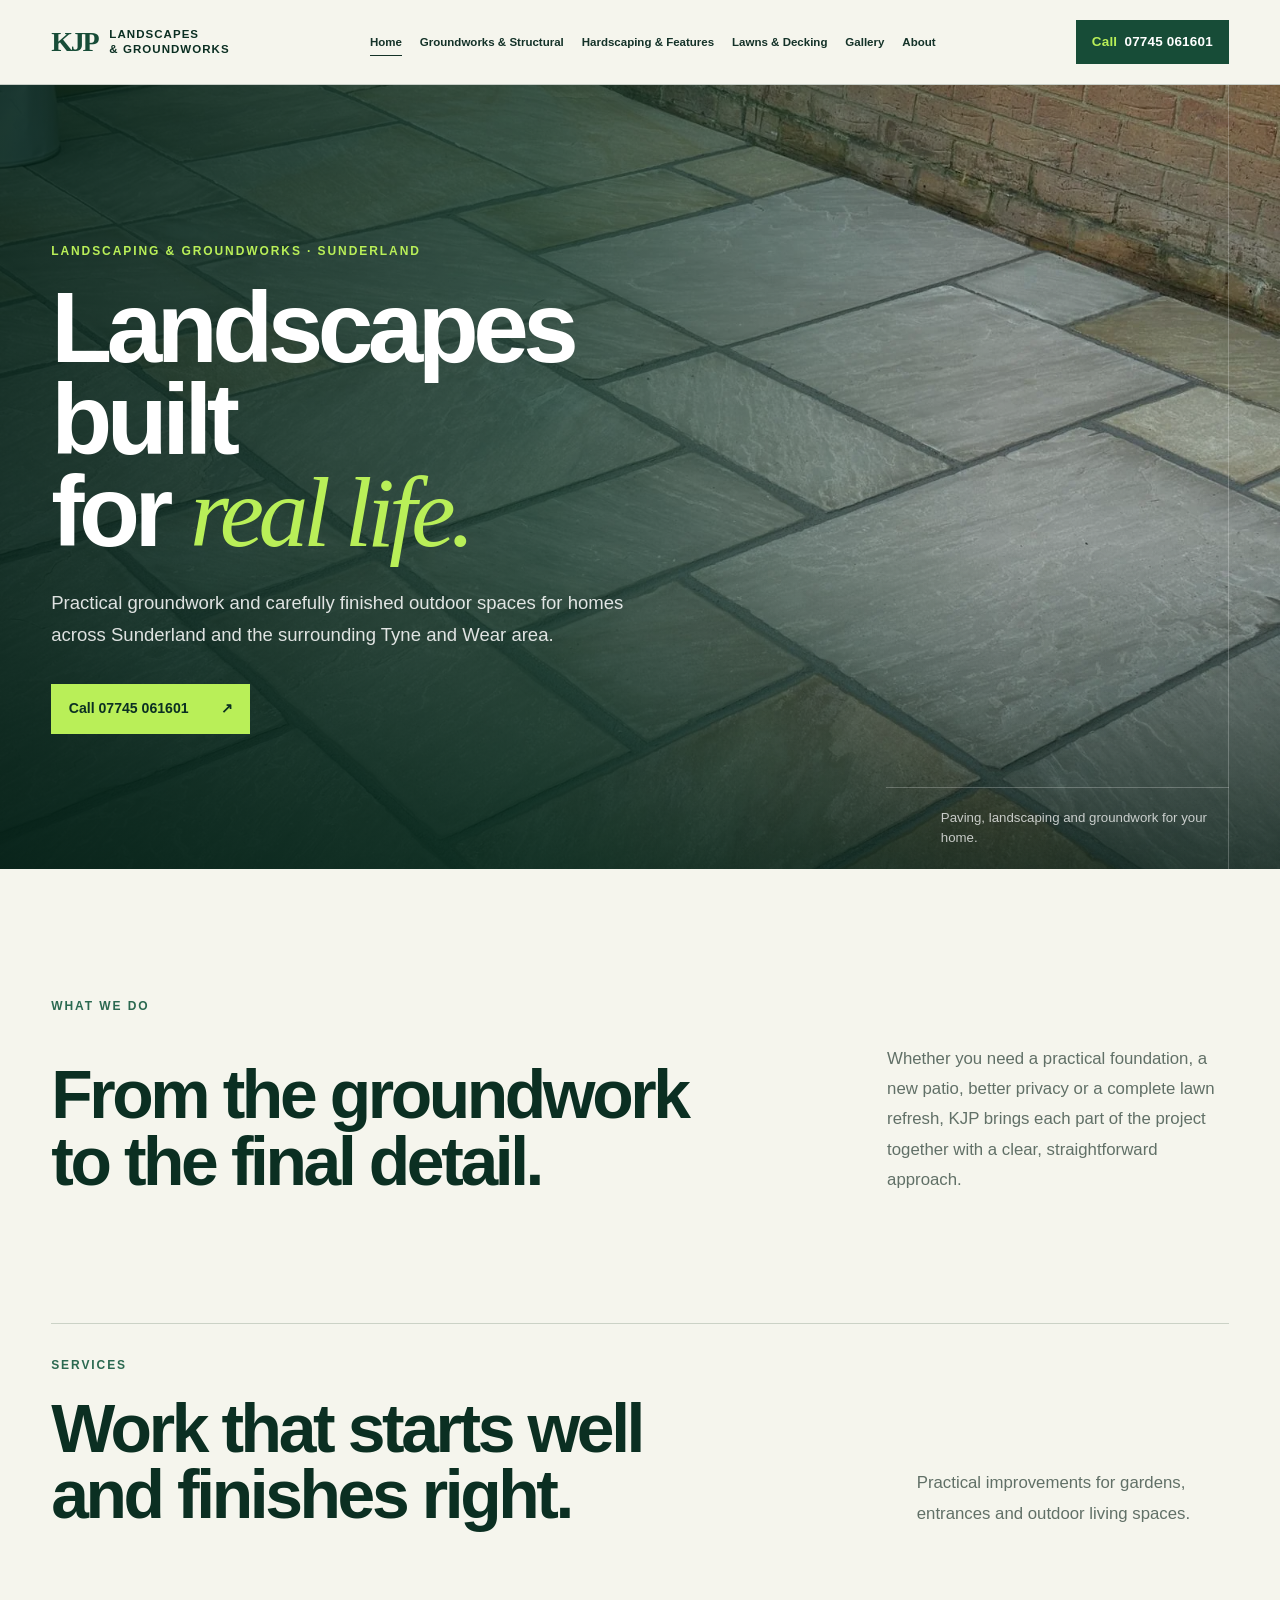
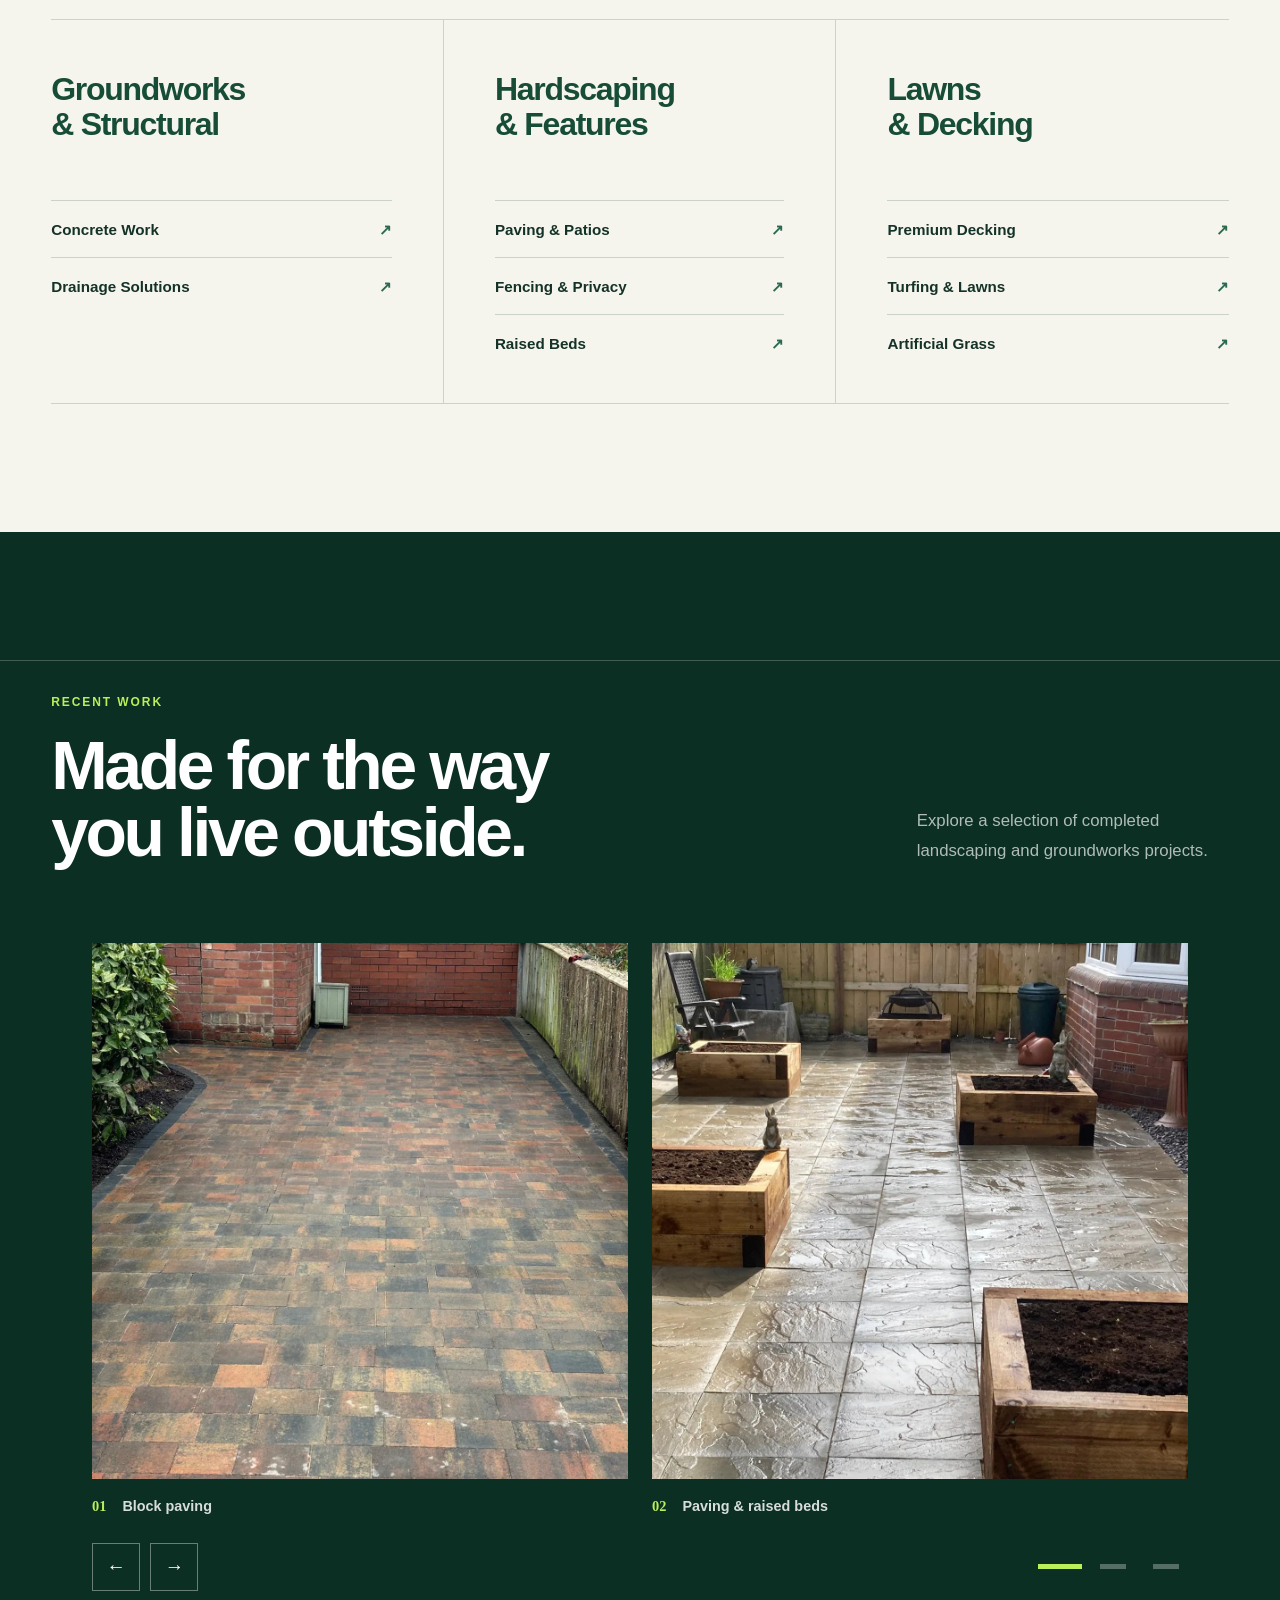
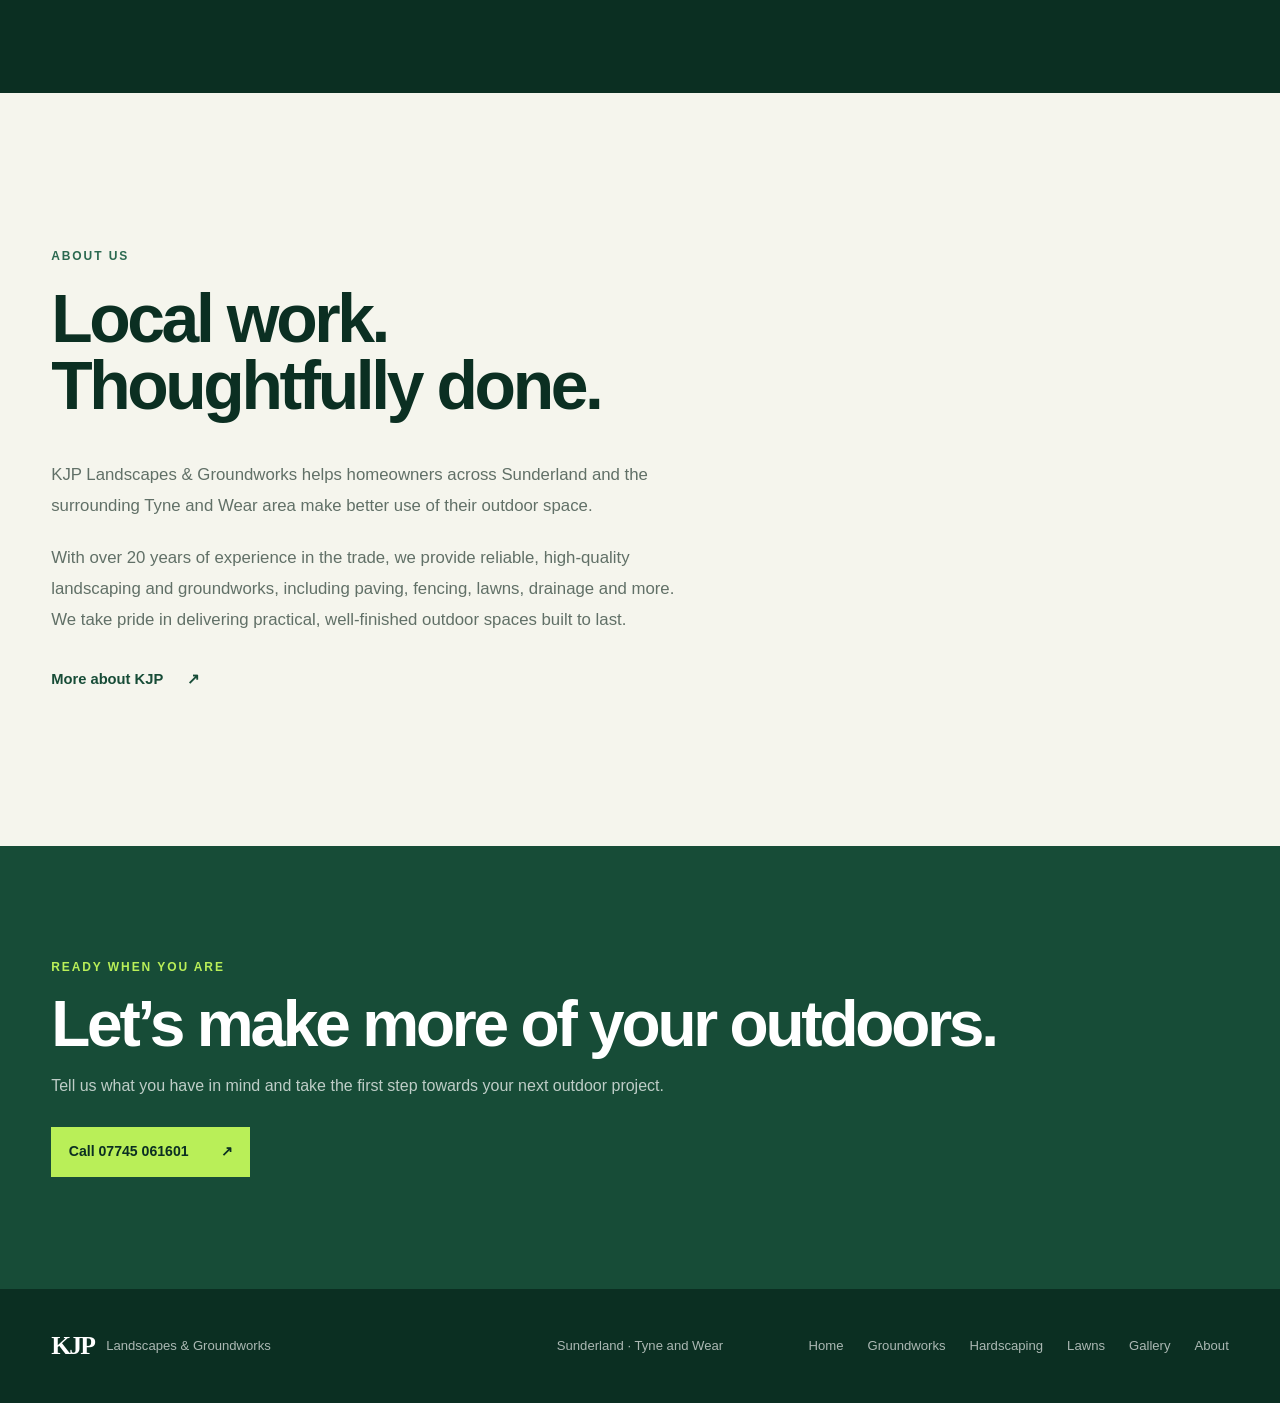
<file: index.html>
<!doctype html>
<html lang="en-GB">
  <head>
    <meta charset="utf-8" />
    <meta name="viewport" content="width=device-width, initial-scale=1" />
    <meta name="description" content="Landscaping and groundworks in Sunderland and across the surrounding Tyne and Wear area. Call KJP Landscapes &amp; Groundworks on 07745 061601."/>
    <meta name="theme-color" content="#123f2d" />
    <title>KJP Landscapes &amp; Groundworks | Sunderland</title>
    <link rel="canonical" href="https://kjplandscapes.co.uk/">
    <link rel="icon" type="image/png" sizes="96x96" href="/kjp-logo96x96.png" />
    <link rel="preload" as="image" href="assets/hero.webp" fetchpriority="high"/>
    <link rel="stylesheet" href="styles.css" />
    <script type="module" src="script.mjs"></script>
    <script defer src="https://umami-eosin-theta.vercel.app/script.js" data-website-id="90d48ee8-3fda-4566-99b6-a8985a74eb31"></script>
  </head>
  <body>
    <a class="skip-link" href="#main-content">Skip to main content</a>
    <header class="site-header">
      <div class="header-inner">
        <a class="brand" href="/" aria-label="KJP Landscapes and Groundworks home">
          <span class="brand-mark" aria-hidden="true">KJP</span>
          <span class="brand-name">Landscapes <span>&amp; Groundworks</span></span>
        </a>

        <nav class="site-nav" id="site-navigation" data-site-nav aria-label="Main navigation">
          <a href="/" aria-current="page">Home</a>
          <a href="/groundworks-structural">Groundworks &amp; Structural</a>
          <a href="/hardscaping-features">Hardscaping &amp; Features</a>
          <a href="/lawns-decking">Lawns &amp; Decking</a>
          <a href="/gallery">Gallery</a>
          <a href="/about">About</a>
        </nav>

        <button class="menu-toggle" type="button" data-menu-toggle aria-controls="site-navigation" aria-expanded="false" aria-label="Open menu" hidden>
          <span aria-hidden="true"></span>
          <span aria-hidden="true"></span>
          <span aria-hidden="true"></span>
        </button>

        <a class="call-button" data-umami-event="Phone clicked" data-umami-event-location="header" href="tel:07745061601" aria-label="Call KJP Landscapes and Groundworks on 07745 061601">
          <span class="call-label">Call</span>
          <span>07745 061601</span>
        </a>
      </div>
    </header>

    <main id="main-content">
      <section class="hero" id="top" aria-labelledby="hero-title">
        <div class="hero-inner">
          <p class="eyebrow">Landscaping &amp; groundworks · Sunderland</p>
          <h1 id="hero-title">Landscapes built <br />for <em>real life.</em></h1>
          <p class="hero-copy">Practical groundwork and carefully finished outdoor spaces for homes across Sunderland and the surrounding Tyne and Wear area.</p>
          <a class="primary-action" data-umami-event="Phone clicked" data-umami-event-location="hero" href="tel:07745061601">Call 07745 061601<span aria-hidden="true">↗</span></a>
        </div>
        <p class="hero-note">
          <span class="hero-spacer" aria-hidden="true">01</span>Paving, landscaping and groundwork for your home.</p>
      </section>

      <section class="intro section-shell" aria-labelledby="intro-title">
        <p class="section-number">What we do</p>
        <div class="intro-grid">
          <h2 id="intro-title">From the groundwork <br />to the final detail.</h2>
          <p>Whether you need a practical foundation, a new patio, better privacy or a complete lawn refresh, KJP brings each part of the project together with a clear, straightforward approach.</p>
        </div>
      </section>

      <section class="services section-shell" id="services" aria-labelledby="services-title">
        <div class="section-heading">
          <div>
            <p class="section-number">Services</p>
            <h2 id="services-title">Work that starts well<br />and finishes right.</h2>
          </div>
          <p>Practical improvements for gardens, entrances and outdoor living spaces.</p>
        </div>

        <div class="service-grid">
          <article class="service-group">
            <h3>
              <a href="/groundworks-structural">
                Groundworks
                <br />
                &amp; Structural
              </a>
            </h3>
            <ul>
              <li>
                <a href="/groundworks-structural#concrete">
                  <span>Concrete Work</span>
                  <span aria-hidden="true">↗</span>
                </a>
              </li>
              <li>
                <a href="/groundworks-structural#drain">
                  <span>Drainage Solutions</span>
                  <span aria-hidden="true">↗</span>
                </a>
              </li>
            </ul>
          </article>

          <article class="service-group">
            <h3>
              <a href="/hardscaping-features">
                Hardscaping
                <br />
                &amp; Features
              </a>
            </h3>
            <ul>
              <li>
                <a href="/hardscaping-features#patio">
                  <span>Paving &amp; Patios</span>
                  <span aria-hidden="true">↗</span>
                </a>
              </li>
              <li>
                <a href="/hardscaping-features#fence">
                  <span>Fencing &amp; Privacy</span>
                  <span aria-hidden="true">↗</span>
                </a>
              </li>
              <li>
                <a href="/hardscaping-features#raisedbeds">
                  <span>Raised Beds</span>
                  <span aria-hidden="true">↗</span>
                </a>
              </li>
            </ul>
          </article>

          <article class="service-group">
            <h3>
              <a href="/lawns-decking">
                Lawns
                <br />
                &amp; Decking
              </a>
            </h3>
            <ul>
              <li>
                <a href="/lawns-decking#decking">
                  <span>Premium Decking</span>
                  <span aria-hidden="true">↗</span>
                </a>
              </li>
              <li>
                <a href="/lawns-decking#turf">
                  <span>Turfing &amp; Lawns</span>
                  <span aria-hidden="true">↗</span>
                </a>
              </li>
              <li>
                <a href="/lawns-decking#astro">
                  <span>Artificial Grass</span>
                  <span aria-hidden="true">↗</span>
                </a>
              </li>
            </ul>
          </article>
        </div>
      </section>

      <section
        class="gallery-section"
        id="gallery"
        aria-labelledby="gallery-title"
      >
        <div class="section-shell gallery-heading">
          <div>
            <p class="section-number">Recent work</p>
            <h2 id="gallery-title">
              Made for the way
              <br />
              you live outside.
            </h2>
          </div>
          <p>
            Explore a selection of completed landscaping and groundworks
            projects.
          </p>
        </div>

        <div
          class="carousel"
          aria-roledescription="carousel"
          aria-label="KJP completed projects"
        >
          <div class="carousel-viewport">
            <div class="carousel-track">
              <figure class="carousel-slide">
                <div class="carousel-image-frame">
                  <img
                    src="assets/project-01.webp"
                    alt="Block-paved driveway beside a brick home"
                    width="1200"
                    height="1600"
                    loading="lazy"
                    decoding="async"
                  />
                </div>
                <figcaption>
                  <span>01</span>
                  Block paving
                </figcaption>
              </figure>
              <figure class="carousel-slide">
                <div class="carousel-image-frame">
                  <img
                    src="assets/project-02.webp"
                    alt="Paved garden with raised timber beds"
                    width="1600"
                    height="1200"
                    loading="lazy"
                    decoding="async"
                  />
                </div>
                <figcaption>
                  <span>02</span>
                  Paving &amp; raised beds
                </figcaption>
              </figure>
              <figure class="carousel-slide">
                <div class="carousel-image-frame">
                  <img
                    src="assets/project-03.webp"
                    alt="Gravel garden with timber sleeper paths and planting"
                    width="1600"
                    height="1200"
                    loading="lazy"
                    decoding="async"
                  />
                </div>
                <figcaption>
                  <span>03</span>
                  Garden features
                </figcaption>
              </figure>
              <figure class="carousel-slide">
                <div class="carousel-image-frame">
                  <img
                    src="assets/project-04.webp"
                    alt="Paved patio with a newly built timber pergola"
                    width="1200"
                    height="1600"
                    loading="lazy"
                    decoding="async"
                  />
                </div>
                <figcaption>
                  <span>04</span>
                  Patio &amp; pergola
                </figcaption>
              </figure>
              <figure class="carousel-slide">
                <div class="carousel-image-frame">
                  <img
                    src="assets/project-05.webp"
                    alt="Large-format paved path beside a planted border"
                    width="1200"
                    height="1600"
                    loading="lazy"
                    decoding="async"
                  />
                </div>
                <figcaption>
                  <span>05</span>
                  Paths &amp; edging
                </figcaption>
              </figure>
              <figure class="carousel-slide">
                <div class="carousel-image-frame">
                  <img
                    src="assets/project-06.webp"
                    alt="Tiered paved garden with a lawn and timber fencing"
                    width="1200"
                    height="1600"
                    loading="lazy"
                    decoding="async"
                  />
                </div>
                <figcaption>
                  <span>06</span>
                  Patio &amp; lawn
                </figcaption>
              </figure>
            </div>
          </div>

          <div class="carousel-controls">
            <div class="carousel-arrows">
              <button
                type="button"
                data-carousel-action="previous"
                aria-label="Show previous project"
              >
                <span aria-hidden="true">←</span>
              </button>
              <button
                type="button"
                data-carousel-action="next"
                aria-label="Show next project"
              >
                <span aria-hidden="true">→</span>
              </button>
            </div>
            <div class="carousel-indicators" aria-label="Choose a project">
              <button
                type="button"
                data-carousel-index="0"
                aria-label="Show project 1"
              ></button>
              <button
                type="button"
                data-carousel-index="1"
                aria-label="Show project 2"
              ></button>
              <button
                type="button"
                data-carousel-index="2"
                aria-label="Show project 3"
              ></button>
              <button
                type="button"
                data-carousel-index="3"
                aria-label="Show project 4"
              ></button>
              <button
                type="button"
                data-carousel-index="4"
                aria-label="Show project 5"
              ></button>
              <button
                type="button"
                data-carousel-index="5"
                aria-label="Show project 6"
              ></button>
            </div>
          </div>
          <p id="carousel-status" class="sr-only" aria-live="polite">
            Project 1 of 6
          </p>
        </div>
      </section>

      <section
        class="about section-shell"
        id="about"
        aria-labelledby="about-title"
      >
        <div class="about-copy">
          <p class="section-number">About us</p>
          <h2 id="about-title">
            Local work.
            <br />
            Thoughtfully done.
          </h2>
          <p>
            KJP Landscapes &amp; Groundworks helps homeowners across Sunderland
            and the surrounding Tyne and Wear area make better use of their
            outdoor space.
          </p>
          <p>
            With over 20 years of experience in the trade, we provide reliable,
            high-quality landscaping and groundworks, including paving, fencing,
            lawns, drainage and more. We take pride in delivering practical,
            well-finished outdoor spaces built to last.
          </p>
          <a class="text-link" href="/about">
            More about KJP
            <span aria-hidden="true">↗</span>
          </a>
        </div>
      </section>

      <section class="closing-call closing-call--home" aria-labelledby="closing-title">
        <div class="section-shell closing-grid">
          <p class="section-number">Ready when you are</p>
          <h2 id="closing-title">Let’s make more of your outdoors.</h2>
          <div>
            <p>
              Tell us what you have in mind and take the first step towards your
              next outdoor project.
            </p>
            <a class="primary-action light" data-umami-event="Phone clicked" data-umami-event-location="footer" href="tel:07745061601">
              Call 07745 061601
              <span aria-hidden="true">↗</span>
            </a>
          </div>
        </div>
      </section>
    </main>

    <footer class="site-footer">
      <div class="section-shell footer-grid">
        <div class="footer-brand">
          <strong>KJP</strong>
          <span>Landscapes &amp; Groundworks</span>
        </div>
        <p>Sunderland · Tyne and Wear</p>
        <nav aria-label="Footer navigation">
          <a href="/">Home</a>
          <a href="/groundworks-structural">Groundworks</a>
          <a href="/hardscaping-features">Hardscaping</a>
          <a href="/lawns-decking">Lawns</a>
          <a href="/gallery">Gallery</a>
          <a href="/about">About</a>
        </nav>
      </div>
    </footer>
  </body>
</html>
</file>
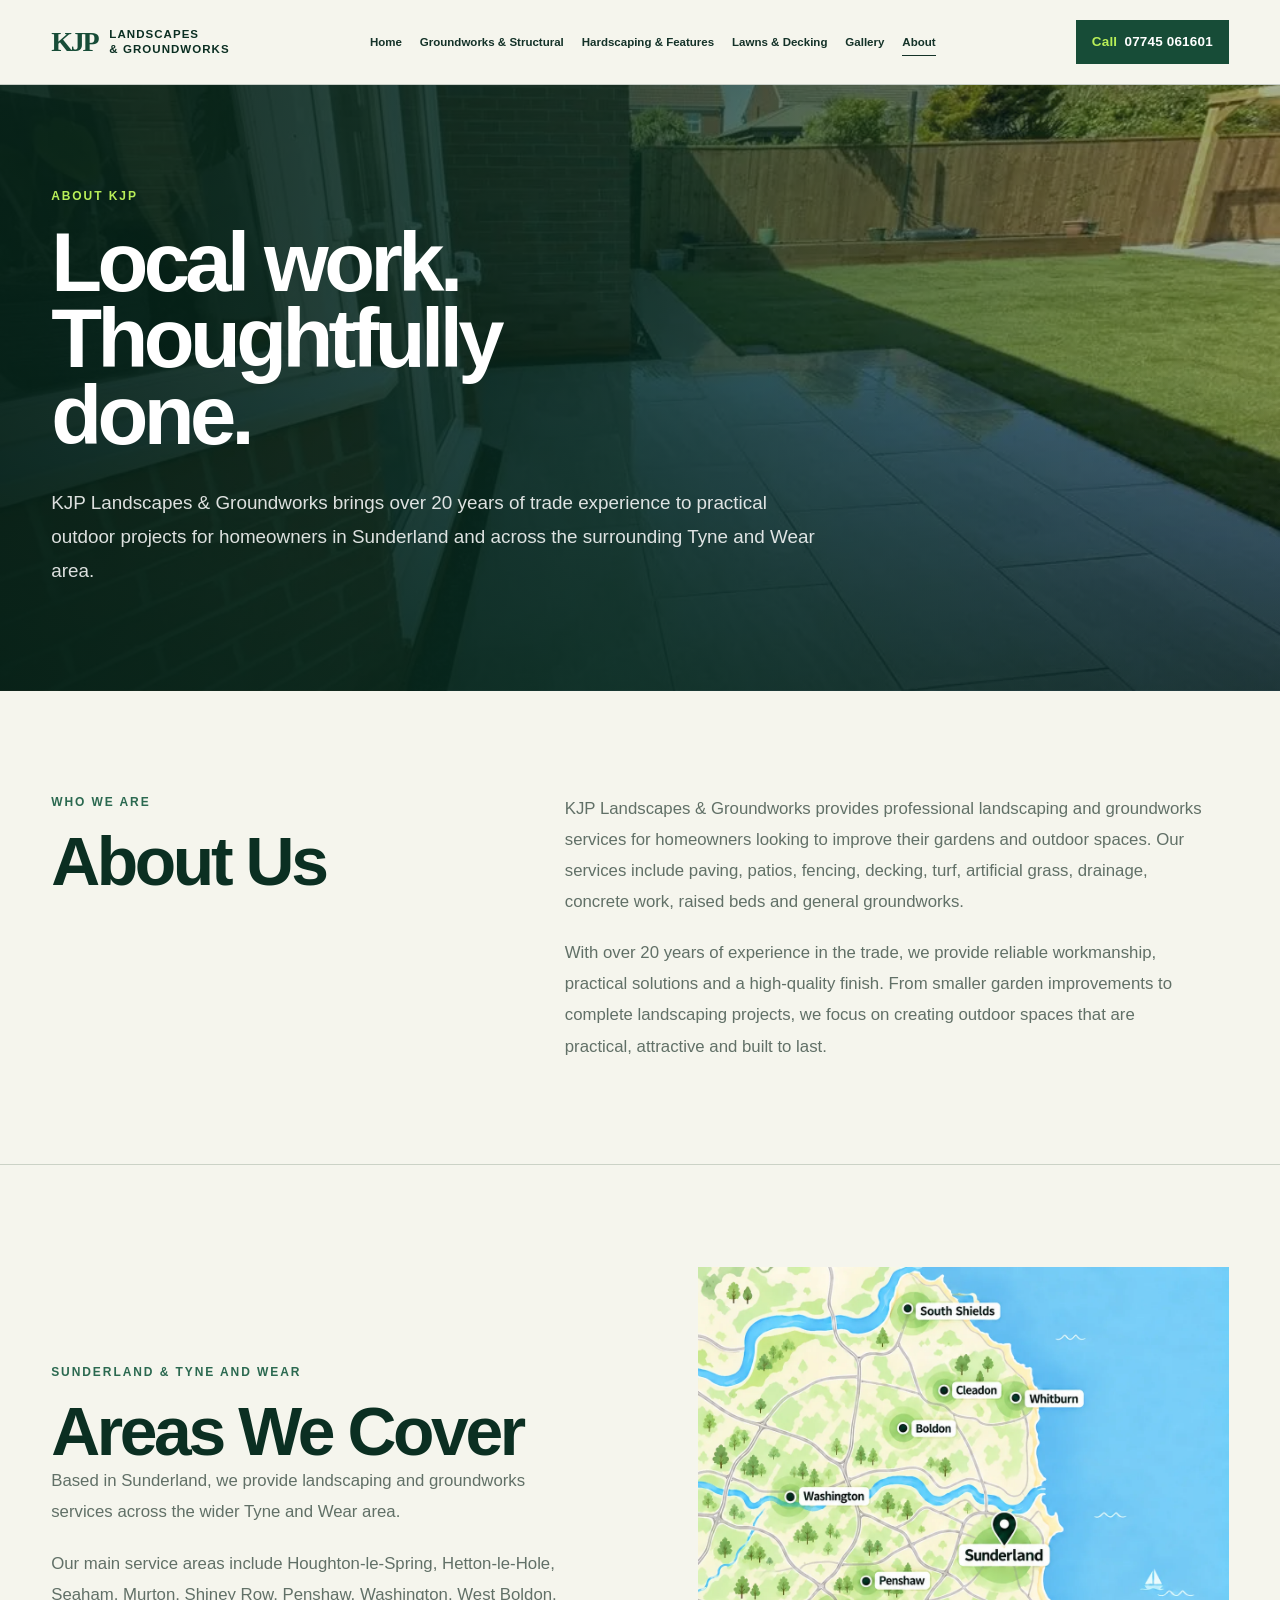
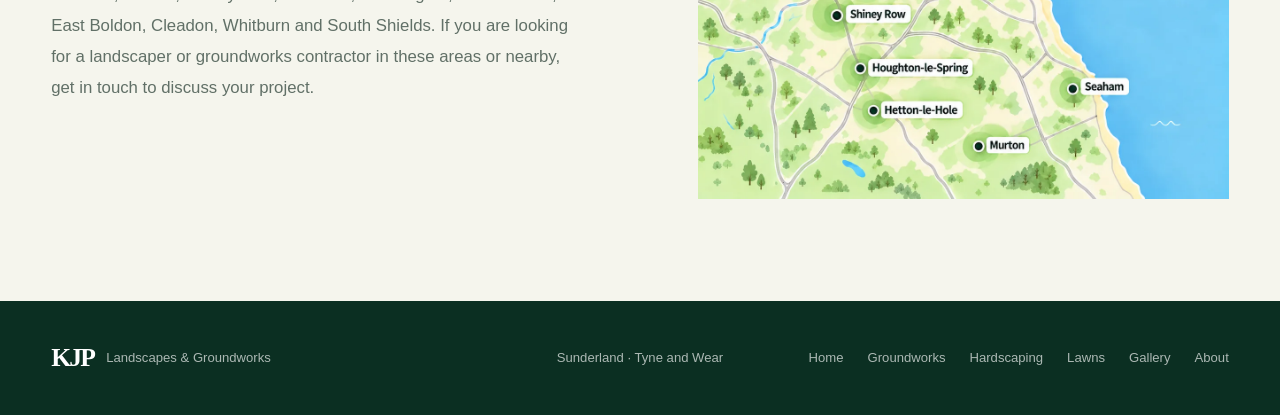
<file: about.html>
<!doctype html>
<html lang="en-GB">
  <head>
    <meta charset="utf-8" />
    <meta name="viewport" content="width=device-width, initial-scale=1" />
    <meta name="description" content="Learn about KJP Landscapes and Groundworks and the landscaping and groundworks services we provide across Sunderland and Tyne and Wear."/>
    <meta name="theme-color" content="#123f2d" />
    <title>About KJP | KJP Landscapes &amp; Groundworks</title>
    <link rel="canonical" href="https://kjplandscapes.co.uk/about">
    <link rel="icon" type="image/png" sizes="96x96" href="/kjp-logo96x96.png" />
    <link rel="stylesheet" href="styles.css" />
    <script type="module" src="script.mjs"></script>
    <script defer src="https://umami-eosin-theta.vercel.app/script.js" data-website-id="90d48ee8-3fda-4566-99b6-a8985a74eb31"></script>
  </head>
  <body>
    <a class="skip-link" href="#main-content">Skip to main content</a>
    <header class="site-header">
      <div class="header-inner">
        <a
          class="brand"
          href="/"
          aria-label="KJP Landscapes and Groundworks home"
        >
          <span class="brand-mark" aria-hidden="true">KJP</span>
          <span class="brand-name">Landscapes <span>&amp; Groundworks</span></span>
        </a>
        <nav
          class="site-nav"
          id="site-navigation"
          data-site-nav
          aria-label="Main navigation"
        >
          <a href="/">Home</a>
          <a href="/groundworks-structural">Groundworks &amp; Structural</a>
          <a href="/hardscaping-features">Hardscaping &amp; Features</a>
          <a href="/lawns-decking">Lawns &amp; Decking</a>
          <a href="/gallery">Gallery</a>
          <a href="/about" aria-current="page">About</a>
        </nav>
        <button
          class="menu-toggle"
          type="button"
          data-menu-toggle
          aria-controls="site-navigation"
          aria-expanded="false"
          aria-label="Open menu"
          hidden
        >
          <span aria-hidden="true"></span>
          <span aria-hidden="true"></span>
          <span aria-hidden="true"></span>
        </button>
        <a
          class="call-button" data-umami-event="Phone clicked" data-umami-event-location="header"
          href="tel:07745061601"
          aria-label="Call KJP Landscapes and Groundworks on 07745 061601"
        >
          <span class="call-label">Call</span>
          <span>07745 061601</span>
        </a>
      </div>
    </header>

    <main id="main-content" class="about-page">
      <section class="page-intro page-intro--about">
        <div class="page-intro__inner section-shell">
          <p class="section-number">About KJP</p>
          <h1>Local work. Thoughtfully done.</h1>
          <p>
            KJP Landscapes &amp; Groundworks brings over 20 years of trade
            experience to practical outdoor projects for homeowners in
            Sunderland and across the surrounding Tyne and Wear area.
          </p>
        </div>
      </section>

      <section class="about-section section-shell" aria-labelledby="about-us-title">
        <div>
          <p class="section-number">Who we are</p>
          <h2 id="about-us-title">About Us</h2>
        </div>
        <div class="about-section__body">
          <p>
            KJP Landscapes &amp; Groundworks provides professional landscaping
            and groundworks services for homeowners looking to improve their
            gardens and outdoor spaces. Our services include paving, patios,
            fencing, decking, turf, artificial grass, drainage, concrete work,
            raised beds and general groundworks.
          </p>
          <p>
            With over 20 years of experience in the trade, we provide reliable
            workmanship, practical solutions and a high-quality finish. From
            smaller garden improvements to complete landscaping projects, we
            focus on creating outdoor spaces that are practical, attractive and
            built to last.
          </p>
        </div>
      </section>

      <section class="about-section about-section--areas section-shell" aria-labelledby="areas-title">
        <div class="about-section__copy">
          <p class="section-number">Sunderland &amp; Tyne and Wear</p>
          <h2 id="areas-title">Areas We Cover</h2>
          <p>
            Based in Sunderland, we provide landscaping and groundworks services
            across the wider Tyne and Wear area.
          </p>
          <p>
            Our main service areas include Houghton-le-Spring, Hetton-le-Hole,
            Seaham, Murton, Shiney Row, Penshaw, Washington, West Boldon, East
            Boldon, Cleadon, Whitburn and South Shields. If you are looking for a
            landscaper or groundworks contractor in these areas or nearby, get in
            touch to discuss your project.
          </p>
        </div>
        <figure class="about-section__map">
          <img
            src="assets/areas-map.webp"
            alt="Illustrated map of the main areas served by KJP Landscapes and Groundworks around Sunderland"
            width="1200"
            height="1200"
            loading="lazy"
            decoding="async"
          />
        </figure>
      </section>
    </main>

    <footer class="site-footer">
      <div class="section-shell footer-grid">
        <div class="footer-brand">
          <strong>KJP</strong>
          <span>Landscapes &amp; Groundworks</span>
        </div>
        <p>Sunderland · Tyne and Wear</p>
        <nav aria-label="Footer navigation">
          <a href="/">Home</a>
          <a href="/groundworks-structural">Groundworks</a>
          <a href="/hardscaping-features">Hardscaping</a>
          <a href="/lawns-decking">Lawns</a>
          <a href="/gallery">Gallery</a>
          <a href="/about" aria-current="page">About</a>
        </nav>
      </div>
    </footer>
  </body>
</html>
</file>
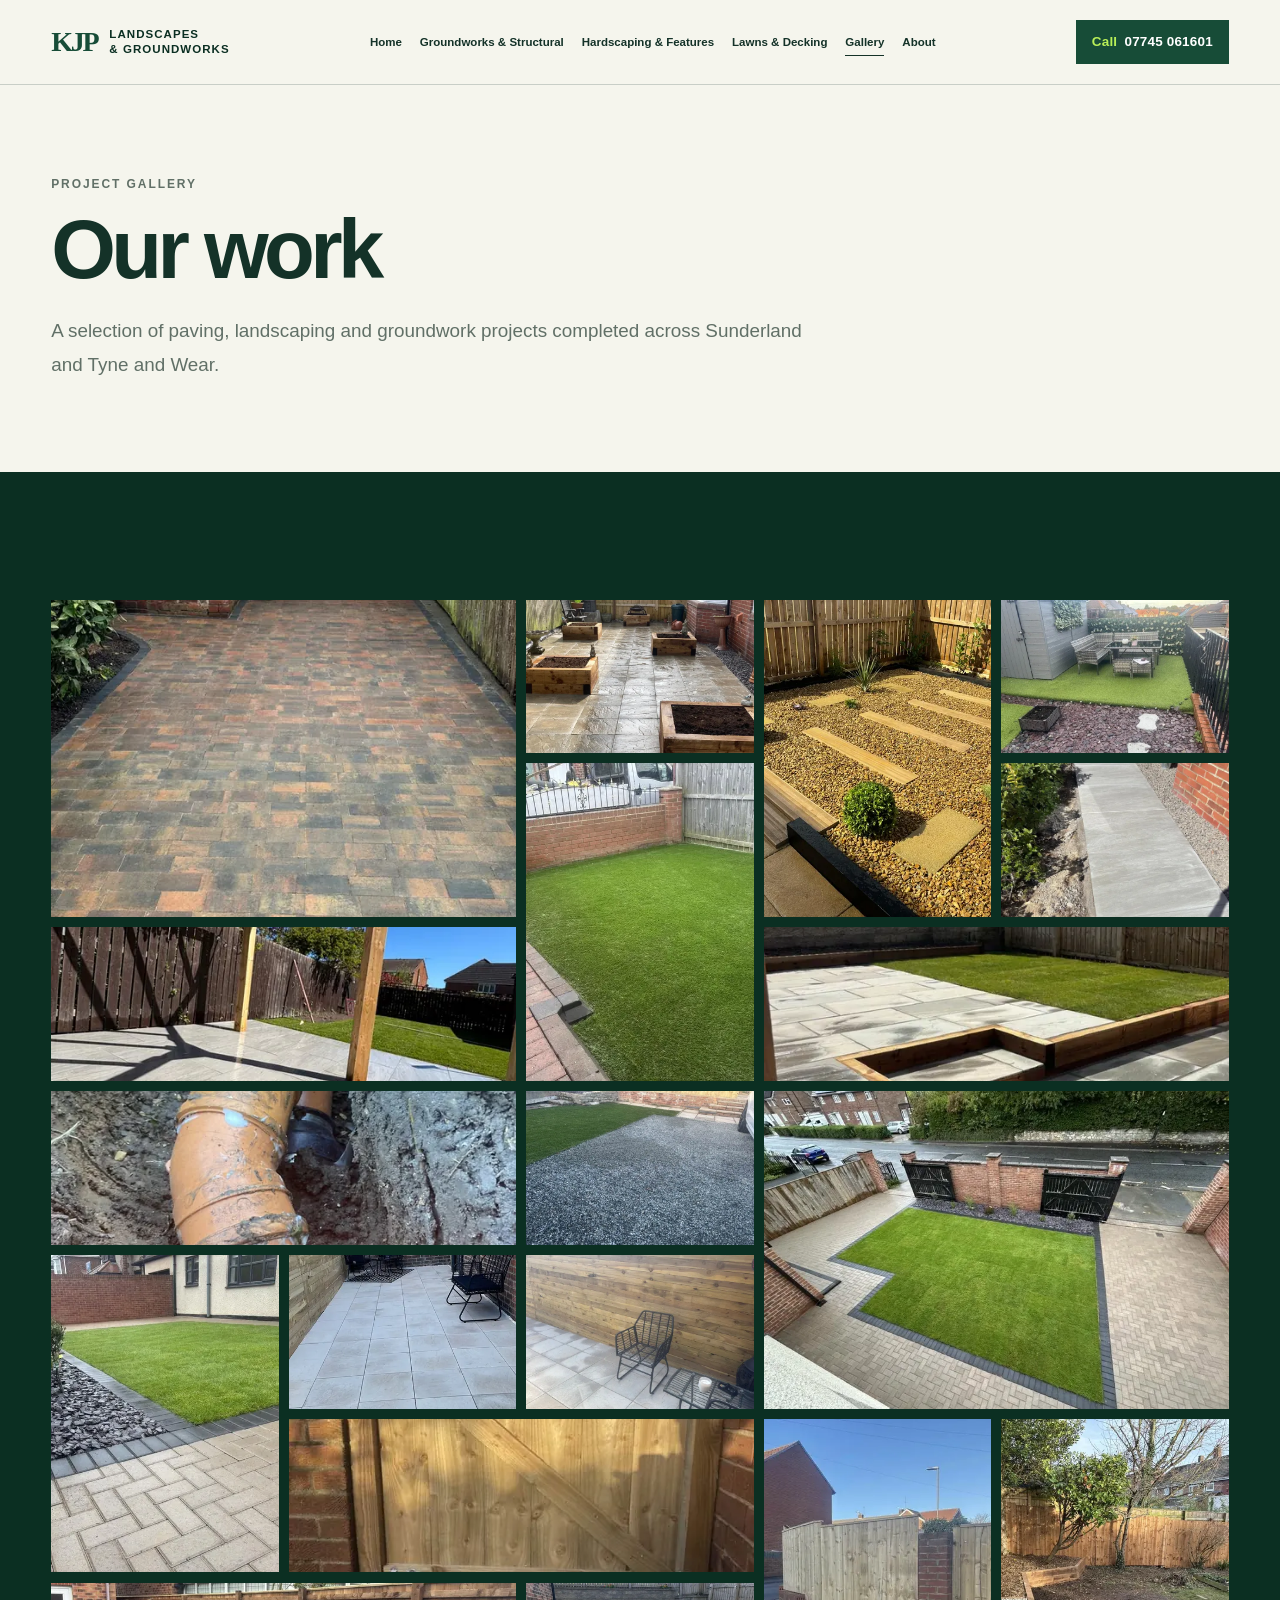
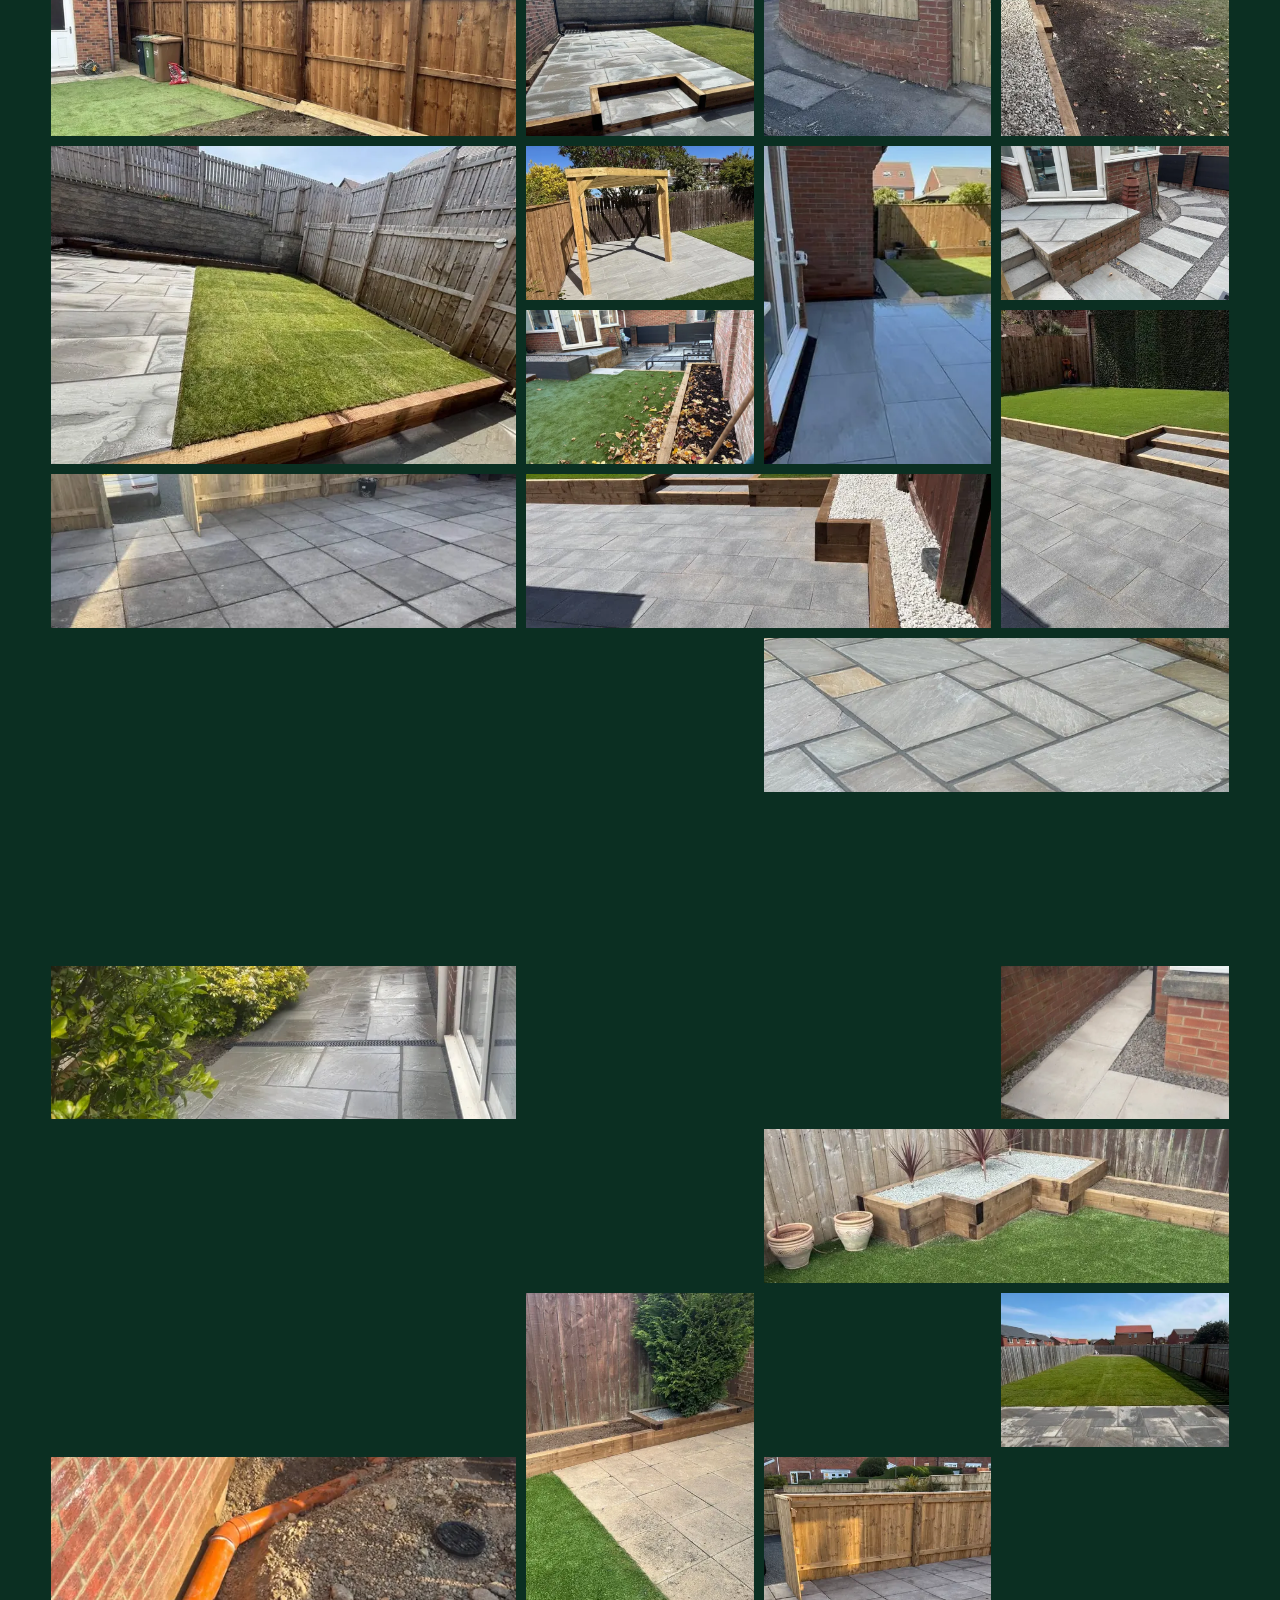
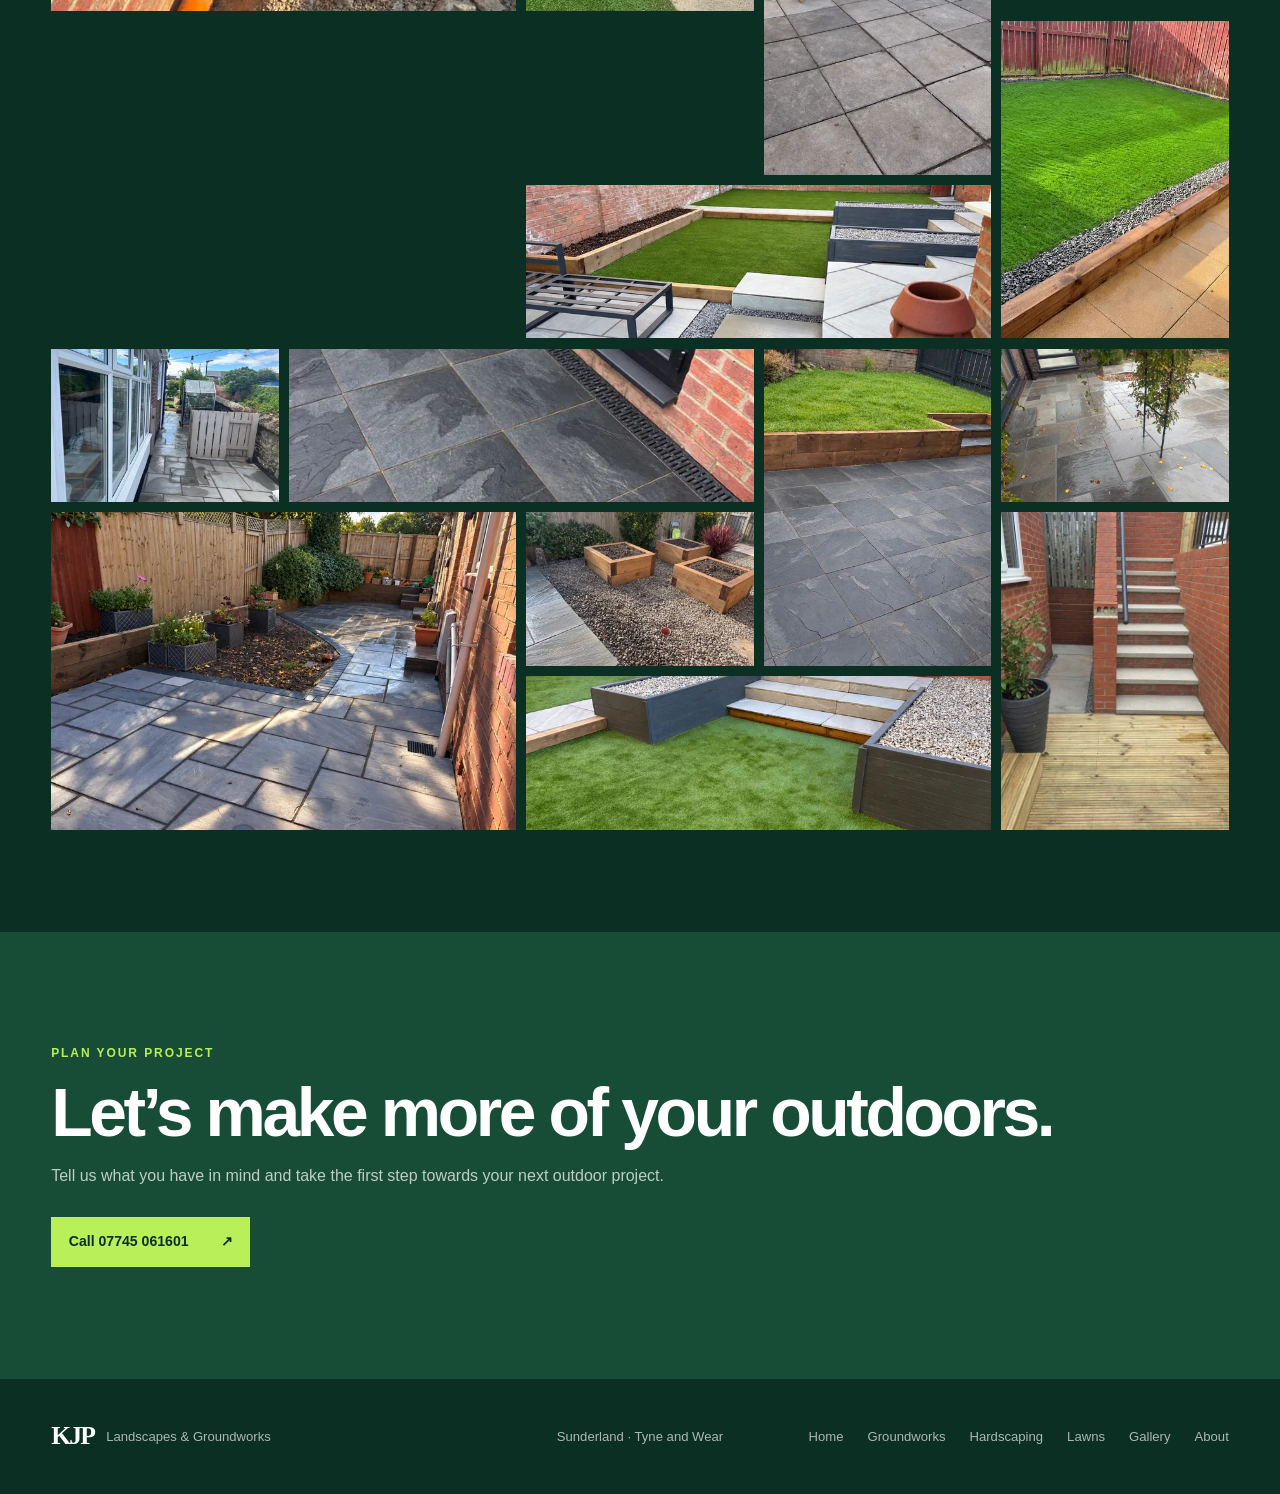
<file: gallery.html>
<!doctype html>
<html lang="en-GB">
  <head>
    <meta charset="utf-8" />
    <meta name="viewport" content="width=device-width, initial-scale=1" />
    <meta name="description" content="Browse paving, landscaping and groundwork projects completed by KJP Landscapes and Groundworks across Sunderland and Tyne and Wear." />
    <meta name="theme-color" content="#123f2d" />
    <title>Project Gallery | KJP Landscapes &amp; Groundworks</title>
    <link rel="canonical" href="https://kjplandscapes.co.uk/gallery" />
    <link rel="icon" type="image/png" sizes="96x96" href="/kjp-logo96x96.png" />
    <link rel="stylesheet" href="styles.css" />
    <script type="module" src="script.mjs"></script>
    <script type="module" src="gallery.mjs"></script>
    <script defer src="https://umami-eosin-theta.vercel.app/script.js" data-website-id="90d48ee8-3fda-4566-99b6-a8985a74eb31"></script>
  </head>
  <body>
    <a class="skip-link" href="#main-content">Skip to main content</a>
    <header class="site-header">
      <div class="header-inner">
        <a class="brand" href="/" aria-label="KJP Landscapes and Groundworks home">
          <span class="brand-mark" aria-hidden="true">KJP</span>
          <span class="brand-name">Landscapes <span>&amp; Groundworks</span></span>
        </a>
        <nav class="site-nav" id="site-navigation" data-site-nav aria-label="Main navigation">
          <a href="/">Home</a>
          <a href="/groundworks-structural">Groundworks &amp; Structural</a>
          <a href="/hardscaping-features">Hardscaping &amp; Features</a>
          <a href="/lawns-decking">Lawns &amp; Decking</a>
          <a href="/gallery" aria-current="page">Gallery</a>
          <a href="/about">About</a>
        </nav>
        <button class="menu-toggle" type="button" data-menu-toggle aria-controls="site-navigation" aria-expanded="false" aria-label="Open menu" hidden>
          <span aria-hidden="true"></span>
          <span aria-hidden="true"></span>
          <span aria-hidden="true"></span>
        </button>
        <a class="call-button" data-umami-event="Phone clicked" data-umami-event-location="header" href="tel:07745061601" aria-label="Call KJP Landscapes and Groundworks on 07745 061601">
          <span class="call-label">Call</span>
          <span>07745 061601</span>
        </a>
      </div>
    </header>

    <main id="main-content" class="gallery-page">
      <section class="page-intro gallery-intro">
        <div class="page-intro__inner section-shell">
          <p class="section-number">Project gallery</p>
          <h1>Our work</h1>
          <p>A selection of paving, landscaping and groundwork projects completed across Sunderland and Tyne and Wear.</p>
        </div>
      </section>

      <section class="section-shell gallery-section" aria-label="Completed projects">
        <div class="gallery-grid" data-gallery-grid>
          <button class="gallery-item" type="button" data-gallery-item data-gallery-size="feature" data-full="assets/gallery/full/gallery-01.webp" aria-label="Grey paved garden path beside a brick house"><img src="assets/gallery/thumbs/gallery-01.webp" alt="Grey paved garden path beside a brick house" loading="eager" decoding="async" /></button>
          <button class="gallery-item" type="button" data-gallery-item data-gallery-size="standard" data-full="assets/gallery/full/gallery-02.webp" aria-label="Timber retaining wall with paved garden steps"><img src="assets/gallery/thumbs/gallery-02.webp" alt="Timber retaining wall with paved garden steps" loading="eager" decoding="async" /></button>
          <button class="gallery-item" type="button" data-gallery-item data-gallery-size="tall" data-full="assets/gallery/full/gallery-03.webp" aria-label="Landscaped garden with grey patio and fresh turf"><img src="assets/gallery/thumbs/gallery-03.webp" alt="Landscaped garden with grey patio and fresh turf" loading="eager" decoding="async" /></button>
          <button class="gallery-item" type="button" data-gallery-item data-gallery-size="wide" data-full="assets/gallery/full/gallery-04.webp" aria-label="Stone paved terrace leading to a lawn"><img src="assets/gallery/thumbs/gallery-04.webp" alt="Stone paved terrace leading to a lawn" loading="eager" decoding="async" /></button>
          <button class="gallery-item" type="button" data-gallery-item data-gallery-size="standard" data-full="assets/gallery/full/gallery-05.webp" aria-label="Artificial lawn bordered by a paved patio"><img src="assets/gallery/thumbs/gallery-05.webp" alt="Artificial lawn bordered by a paved patio" loading="eager" decoding="async" /></button>
          <button class="gallery-item" type="button" data-gallery-item data-gallery-size="tall" data-full="assets/gallery/full/gallery-06.webp" aria-label="Artificial turf garden with timber raised beds"><img src="assets/gallery/thumbs/gallery-06.webp" alt="Artificial turf garden with timber raised beds" loading="eager" decoding="async" /></button>
          <button class="gallery-item" type="button" data-gallery-item data-gallery-size="standard" data-full="assets/gallery/full/gallery-07.webp" aria-label="Fresh lawn beside a new paved seating area"><img src="assets/gallery/thumbs/gallery-07.webp" alt="Fresh lawn beside a new paved seating area" loading="eager" decoding="async" /></button>
          <button class="gallery-item" type="button" data-gallery-item data-gallery-size="wide" data-full="assets/gallery/full/gallery-08.webp" aria-label="Levelled lawn with timber retaining borders"><img src="assets/gallery/thumbs/gallery-08.webp" alt="Levelled lawn with timber retaining borders" loading="eager" decoding="async" /></button>
          <button class="gallery-item" type="button" data-gallery-item data-gallery-size="wide" data-full="assets/gallery/full/gallery-09.webp" aria-label="Underground drainage pipework during installation"><img src="assets/gallery/thumbs/gallery-09.webp" alt="Underground drainage pipework during installation" loading="lazy" decoding="async" /></button>
          <button class="gallery-item" type="button" data-gallery-item data-gallery-size="standard" data-full="assets/gallery/full/gallery-10.webp" aria-label="Gravel driveway with a neat lawn border"><img src="assets/gallery/thumbs/gallery-10.webp" alt="Gravel driveway with a neat lawn border" loading="lazy" decoding="async" /></button>
          <button class="gallery-item" type="button" data-gallery-item data-gallery-size="feature" data-full="assets/gallery/full/gallery-11.webp" aria-label="Completed gravel driveway at the front of a home"><img src="assets/gallery/thumbs/gallery-11.webp" alt="Completed gravel driveway at the front of a home" loading="lazy" decoding="async" /></button>
          <button class="gallery-item" type="button" data-gallery-item data-gallery-size="tall" data-full="assets/gallery/full/gallery-12.webp" aria-label="Wide gravel drive prepared beside a brick house"><img src="assets/gallery/thumbs/gallery-12.webp" alt="Wide gravel drive prepared beside a brick house" loading="lazy" decoding="async" /></button>
          <button class="gallery-item" type="button" data-gallery-item data-gallery-size="standard" data-full="assets/gallery/full/gallery-13.webp" aria-label="Finished gravel parking area with paved edging"><img src="assets/gallery/thumbs/gallery-13.webp" alt="Finished gravel parking area with paved edging" loading="lazy" decoding="async" /></button>
          <button class="gallery-item" type="button" data-gallery-item data-gallery-size="wide" data-full="assets/gallery/full/gallery-14.webp" aria-label="New timber fence enclosing a paved garden"><img src="assets/gallery/thumbs/gallery-14.webp" alt="New timber fence enclosing a paved garden" loading="lazy" decoding="async" /></button>
          <button class="gallery-item" type="button" data-gallery-item data-gallery-size="tall" data-full="assets/gallery/full/gallery-15.webp" aria-label="Close view of sturdy timber garden fencing"><img src="assets/gallery/thumbs/gallery-15.webp" alt="Close view of sturdy timber garden fencing" loading="lazy" decoding="async" /></button>
          <button class="gallery-item" type="button" data-gallery-item data-gallery-size="standard" data-full="assets/gallery/full/gallery-16.webp" aria-label="Timber fence and gate across a garden boundary"><img src="assets/gallery/thumbs/gallery-16.webp" alt="Timber fence and gate across a garden boundary" loading="lazy" decoding="async" /></button>
          <button class="gallery-item" type="button" data-gallery-item data-gallery-size="tall" data-full="assets/gallery/full/gallery-17.webp" aria-label="Freshly installed timber fence panels"><img src="assets/gallery/thumbs/gallery-17.webp" alt="Freshly installed timber fence panels" loading="lazy" decoding="async" /></button>
          <button class="gallery-item" type="button" data-gallery-item data-gallery-size="wide" data-full="assets/gallery/full/gallery-18.webp" aria-label="Long run of timber fencing with a garden gate"><img src="assets/gallery/thumbs/gallery-18.webp" alt="Long run of timber fencing with a garden gate" loading="lazy" decoding="async" /></button>
          <button class="gallery-item" type="button" data-gallery-item data-gallery-size="standard" data-full="assets/gallery/full/gallery-19.webp" aria-label="Garden transformed with paving and artificial grass"><img src="assets/gallery/thumbs/gallery-19.webp" alt="Garden transformed with paving and artificial grass" loading="lazy" decoding="async" /></button>
          <button class="gallery-item" type="button" data-gallery-item data-gallery-size="feature" data-full="assets/gallery/full/gallery-20.webp" aria-label="Tiered garden with paved seating and green lawn"><img src="assets/gallery/thumbs/gallery-20.webp" alt="Tiered garden with paved seating and green lawn" loading="lazy" decoding="async" /></button>
          <button class="gallery-item" type="button" data-gallery-item data-gallery-size="standard" data-full="assets/gallery/full/gallery-21.webp" aria-label="Landscaped back garden with crisp timber borders"><img src="assets/gallery/thumbs/gallery-21.webp" alt="Landscaped back garden with crisp timber borders" loading="lazy" decoding="async" /></button>
          <button class="gallery-item" type="button" data-gallery-item data-gallery-size="tall" data-full="assets/gallery/full/gallery-22.webp" aria-label="Raised lawn framed by timber sleepers"><img src="assets/gallery/thumbs/gallery-22.webp" alt="Raised lawn framed by timber sleepers" loading="lazy" decoding="async" /></button>
          <button class="gallery-item" type="button" data-gallery-item data-gallery-size="wide" data-full="assets/gallery/full/gallery-23.webp" aria-label="Large paved garden enclosed by new fencing"><img src="assets/gallery/thumbs/gallery-23.webp" alt="Large paved garden enclosed by new fencing" loading="lazy" decoding="async" /></button>
          <button class="gallery-item" type="button" data-gallery-item data-gallery-size="standard" data-full="assets/gallery/full/gallery-24.webp" aria-label="Paved landing with stepping stones and gravel"><img src="assets/gallery/thumbs/gallery-24.webp" alt="Paved landing with stepping stones and gravel" loading="lazy" decoding="async" /></button>
          <button class="gallery-item" type="button" data-gallery-item data-gallery-size="standard" data-full="assets/gallery/full/gallery-25.webp" aria-label="Artificial lawn with raised beds and patio seating"><img src="assets/gallery/thumbs/gallery-25.webp" alt="Artificial lawn with raised beds and patio seating" loading="lazy" decoding="async" /></button>
          <button class="gallery-item" type="button" data-gallery-item data-gallery-size="tall" data-full="assets/gallery/full/gallery-26.webp" aria-label="Grey paved patio below a raised artificial lawn"><img src="assets/gallery/thumbs/gallery-26.webp" alt="Grey paved patio below a raised artificial lawn" loading="lazy" decoding="async" /></button>
          <button class="gallery-item" type="button" data-gallery-item data-gallery-size="wide" data-full="assets/gallery/full/gallery-27.webp" aria-label="Paved terrace and steps leading to artificial grass"><img src="assets/gallery/thumbs/gallery-27.webp" alt="Paved terrace and steps leading to artificial grass" loading="lazy" decoding="async" /></button>
          <button class="gallery-item" type="button" data-gallery-item data-gallery-size="standard" data-full="assets/gallery/full/gallery-28.webp" aria-label="Uneven garden ground before landscaping work"><img src="assets/gallery/thumbs/gallery-28.webp" alt="Uneven garden ground before landscaping work" loading="lazy" decoding="async" /></button>
          <button class="gallery-item" type="button" data-gallery-item data-gallery-size="feature" data-full="assets/gallery/full/gallery-29.webp" aria-label="Compacted stone base prepared for hard landscaping"><img src="assets/gallery/thumbs/gallery-29.webp" alt="Compacted stone base prepared for hard landscaping" loading="lazy" decoding="async" /></button>
          <button class="gallery-item" type="button" data-gallery-item data-gallery-size="wide" data-full="assets/gallery/full/gallery-30.webp" aria-label="Mixed-size sandstone paving beside a brick wall"><img src="assets/gallery/thumbs/gallery-30.webp" alt="Mixed-size sandstone paving beside a brick wall" loading="lazy" decoding="async" /></button>
          <button class="gallery-item" type="button" data-gallery-item data-gallery-size="standard" data-full="assets/gallery/full/gallery-31.webp" aria-label="New sandstone patio beside a stone boundary wall"><img src="assets/gallery/thumbs/gallery-31.webp" alt="New sandstone patio beside a stone boundary wall" loading="lazy" decoding="async" /></button>
          <button class="gallery-item" type="button" data-gallery-item data-gallery-size="tall" data-full="assets/gallery/full/gallery-32.webp" aria-label="Sandstone garden path with a drainage channel"><img src="assets/gallery/thumbs/gallery-32.webp" alt="Sandstone garden path with a drainage channel" loading="lazy" decoding="async" /></button>
          <button class="gallery-item" type="button" data-gallery-item data-gallery-size="wide" data-full="assets/gallery/full/gallery-33.webp" aria-label="Paved side passage around established shrubs"><img src="assets/gallery/thumbs/gallery-33.webp" alt="Paved side passage around established shrubs" loading="lazy" decoding="async" /></button>
          <button class="gallery-item" type="button" data-gallery-item data-gallery-size="feature" data-full="assets/gallery/full/gallery-34.webp" aria-label="Detailed view of newly laid sandstone paving"><img src="assets/gallery/thumbs/gallery-34.webp" alt="Detailed view of newly laid sandstone paving" loading="lazy" decoding="async" /></button>
          <button class="gallery-item" type="button" data-gallery-item data-gallery-size="standard" data-full="assets/gallery/full/gallery-35.webp" aria-label="Broad sandstone patio outside garden doors"><img src="assets/gallery/thumbs/gallery-35.webp" alt="Broad sandstone patio outside garden doors" loading="lazy" decoding="async" /></button>
          <button class="gallery-item" type="button" data-gallery-item data-gallery-size="tall" data-full="assets/gallery/full/gallery-36.webp" aria-label="Straight porcelain path leading to a front door"><img src="assets/gallery/thumbs/gallery-36.webp" alt="Straight porcelain path leading to a front door" loading="lazy" decoding="async" /></button>
          <button class="gallery-item" type="button" data-gallery-item data-gallery-size="standard" data-full="assets/gallery/full/gallery-37.webp" aria-label="Paved path turning around the side of a house"><img src="assets/gallery/thumbs/gallery-37.webp" alt="Paved path turning around the side of a house" loading="lazy" decoding="async" /></button>
          <button class="gallery-item" type="button" data-gallery-item data-gallery-size="wide" data-full="assets/gallery/full/gallery-38.webp" aria-label="Artificial lawn with angular timber raised beds"><img src="assets/gallery/thumbs/gallery-38.webp" alt="Artificial lawn with angular timber raised beds" loading="lazy" decoding="async" /></button>
          <button class="gallery-item" type="button" data-gallery-item data-gallery-size="tall" data-full="assets/gallery/full/gallery-39.webp" aria-label="Long timber planting bed beside a paved patio"><img src="assets/gallery/thumbs/gallery-39.webp" alt="Long timber planting bed beside a paved patio" loading="lazy" decoding="async" /></button>
          <button class="gallery-item" type="button" data-gallery-item data-gallery-size="standard" data-full="assets/gallery/full/gallery-40.webp" aria-label="Slate steps built into timber retaining walls"><img src="assets/gallery/thumbs/gallery-40.webp" alt="Slate steps built into timber retaining walls" loading="lazy" decoding="async" /></button>
          <button class="gallery-item" type="button" data-gallery-item data-gallery-size="standard" data-full="assets/gallery/full/gallery-41.webp" aria-label="Freshly turfed lawn beyond a paved terrace"><img src="assets/gallery/thumbs/gallery-41.webp" alt="Freshly turfed lawn beyond a paved terrace" loading="lazy" decoding="async" /></button>
          <button class="gallery-item" type="button" data-gallery-item data-gallery-size="wide" data-full="assets/gallery/full/gallery-42.webp" aria-label="New underground drainage connection beside a house"><img src="assets/gallery/thumbs/gallery-42.webp" alt="New underground drainage connection beside a house" loading="lazy" decoding="async" /></button>
          <button class="gallery-item" type="button" data-gallery-item data-gallery-size="tall" data-full="assets/gallery/full/gallery-43.webp" aria-label="Timber fencing and gate around a paved yard"><img src="assets/gallery/thumbs/gallery-43.webp" alt="Timber fencing and gate around a paved yard" loading="lazy" decoding="async" /></button>
          <button class="gallery-item" type="button" data-gallery-item data-gallery-size="standard" data-full="assets/gallery/full/gallery-44.webp" aria-label="Timber-clad outdoor utility area with a door"><img src="assets/gallery/thumbs/gallery-44.webp" alt="Timber-clad outdoor utility area with a door" loading="lazy" decoding="async" /></button>
          <button class="gallery-item" type="button" data-gallery-item data-gallery-size="feature" data-full="assets/gallery/full/gallery-45.webp" aria-label="Finished pale paving and gravel stepping-stone path"><img src="assets/gallery/thumbs/gallery-45.webp" alt="Finished pale paving and gravel stepping-stone path" loading="lazy" decoding="async" /></button>
          <button class="gallery-item" type="button" data-gallery-item data-gallery-size="standard" data-full="assets/gallery/full/gallery-46.webp" aria-label="Fresh lawn, raised beds and wet stone patio"><img src="assets/gallery/thumbs/gallery-46.webp" alt="Fresh lawn, raised beds and wet stone patio" loading="lazy" decoding="async" /></button>
          <button class="gallery-item" type="button" data-gallery-item data-gallery-size="wide" data-full="assets/gallery/full/gallery-47.webp" aria-label="Two-level artificial lawn with paved seating areas"><img src="assets/gallery/thumbs/gallery-47.webp" alt="Two-level artificial lawn with paved seating areas" loading="lazy" decoding="async" /></button>
          <button class="gallery-item" type="button" data-gallery-item data-gallery-size="tall" data-full="assets/gallery/full/gallery-48.webp" aria-label="Artificial lawn edged with gravel and timber"><img src="assets/gallery/thumbs/gallery-48.webp" alt="Artificial lawn edged with gravel and timber" loading="lazy" decoding="async" /></button>
          <button class="gallery-item" type="button" data-gallery-item data-gallery-size="standard" data-full="assets/gallery/full/gallery-49.webp" aria-label="Sandstone path and patio beside a conservatory"><img src="assets/gallery/thumbs/gallery-49.webp" alt="Sandstone path and patio beside a conservatory" loading="lazy" decoding="async" /></button>
          <button class="gallery-item" type="button" data-gallery-item data-gallery-size="wide" data-full="assets/gallery/full/gallery-50.webp" aria-label="Dark slate patio with a linear drainage channel"><img src="assets/gallery/thumbs/gallery-50.webp" alt="Dark slate patio with a linear drainage channel" loading="lazy" decoding="async" /></button>
          <button class="gallery-item" type="button" data-gallery-item data-gallery-size="tall" data-full="assets/gallery/full/gallery-51.webp" aria-label="Dark paved terrace below a raised lawn"><img src="assets/gallery/thumbs/gallery-51.webp" alt="Dark paved terrace below a raised lawn" loading="lazy" decoding="async" /></button>
          <button class="gallery-item" type="button" data-gallery-item data-gallery-size="standard" data-full="assets/gallery/full/gallery-52.webp" aria-label="Wet sandstone patio fitted around a garden arch"><img src="assets/gallery/thumbs/gallery-52.webp" alt="Wet sandstone patio fitted around a garden arch" loading="lazy" decoding="async" /></button>
          <button class="gallery-item" type="button" data-gallery-item data-gallery-size="feature" data-full="assets/gallery/full/gallery-53.webp" aria-label="Curved sandstone patio and planted garden border"><img src="assets/gallery/thumbs/gallery-53.webp" alt="Curved sandstone patio and planted garden border" loading="lazy" decoding="async" /></button>
          <button class="gallery-item" type="button" data-gallery-item data-gallery-size="standard" data-full="assets/gallery/full/gallery-54.webp" aria-label="Three square timber raised beds on gravel"><img src="assets/gallery/thumbs/gallery-54.webp" alt="Three square timber raised beds on gravel" loading="lazy" decoding="async" /></button>
          <button class="gallery-item" type="button" data-gallery-item data-gallery-size="wide" data-full="assets/gallery/full/gallery-55.webp" aria-label="Artificial lawn with dark raised planters and steps"><img src="assets/gallery/thumbs/gallery-55.webp" alt="Artificial lawn with dark raised planters and steps" loading="lazy" decoding="async" /></button>
          <button class="gallery-item" type="button" data-gallery-item data-gallery-size="tall" data-full="assets/gallery/full/gallery-56.webp" aria-label="Brick garden staircase with pale stone treads"><img src="assets/gallery/thumbs/gallery-56.webp" alt="Brick garden staircase with pale stone treads" loading="lazy" decoding="async" /></button>
        </div>
      </section>

      <section class="closing-call" aria-labelledby="closing-title">
        <div class="section-shell closing-grid">
          <p class="section-number">Plan your project</p>
          <h2 id="closing-title">Let’s make more of your outdoors.</h2>
          <div>
            <p>Tell us what you have in mind and take the first step towards your next outdoor project.</p>
            <a class="primary-action light" data-umami-event="Phone clicked" data-umami-event-location="footer" href="tel:07745061601">Call 07745 061601<span aria-hidden="true">↗</span></a>
          </div>
        </div>
      </section>
    </main>

    <dialog class="gallery-viewer" data-gallery-dialog aria-label="Project gallery image viewer">
      <button class="gallery-viewer__close" type="button" data-gallery-close aria-label="Close image viewer">×</button>
      <button class="gallery-viewer__previous" type="button" data-gallery-previous aria-label="Previous project image">←</button>
      <figure class="gallery-viewer__figure">
        <img data-gallery-viewer-image alt="" />
        <figcaption data-gallery-status>1 of 56</figcaption>
      </figure>
      <button class="gallery-viewer__next" type="button" data-gallery-next aria-label="Next project image">→</button>
    </dialog>

    <footer class="site-footer">
      <div class="section-shell footer-grid">
        <div class="footer-brand"><strong>KJP</strong><span>Landscapes &amp; Groundworks</span></div>
        <p>Sunderland · Tyne and Wear</p>
        <nav aria-label="Footer navigation">
          <a href="/">Home</a>
          <a href="/groundworks-structural">Groundworks</a>
          <a href="/hardscaping-features">Hardscaping</a>
          <a href="/lawns-decking">Lawns</a>
          <a href="/gallery" aria-current="page">Gallery</a>
          <a href="/about">About</a>
        </nav>
      </div>
    </footer>
  </body>
</html>
</file>
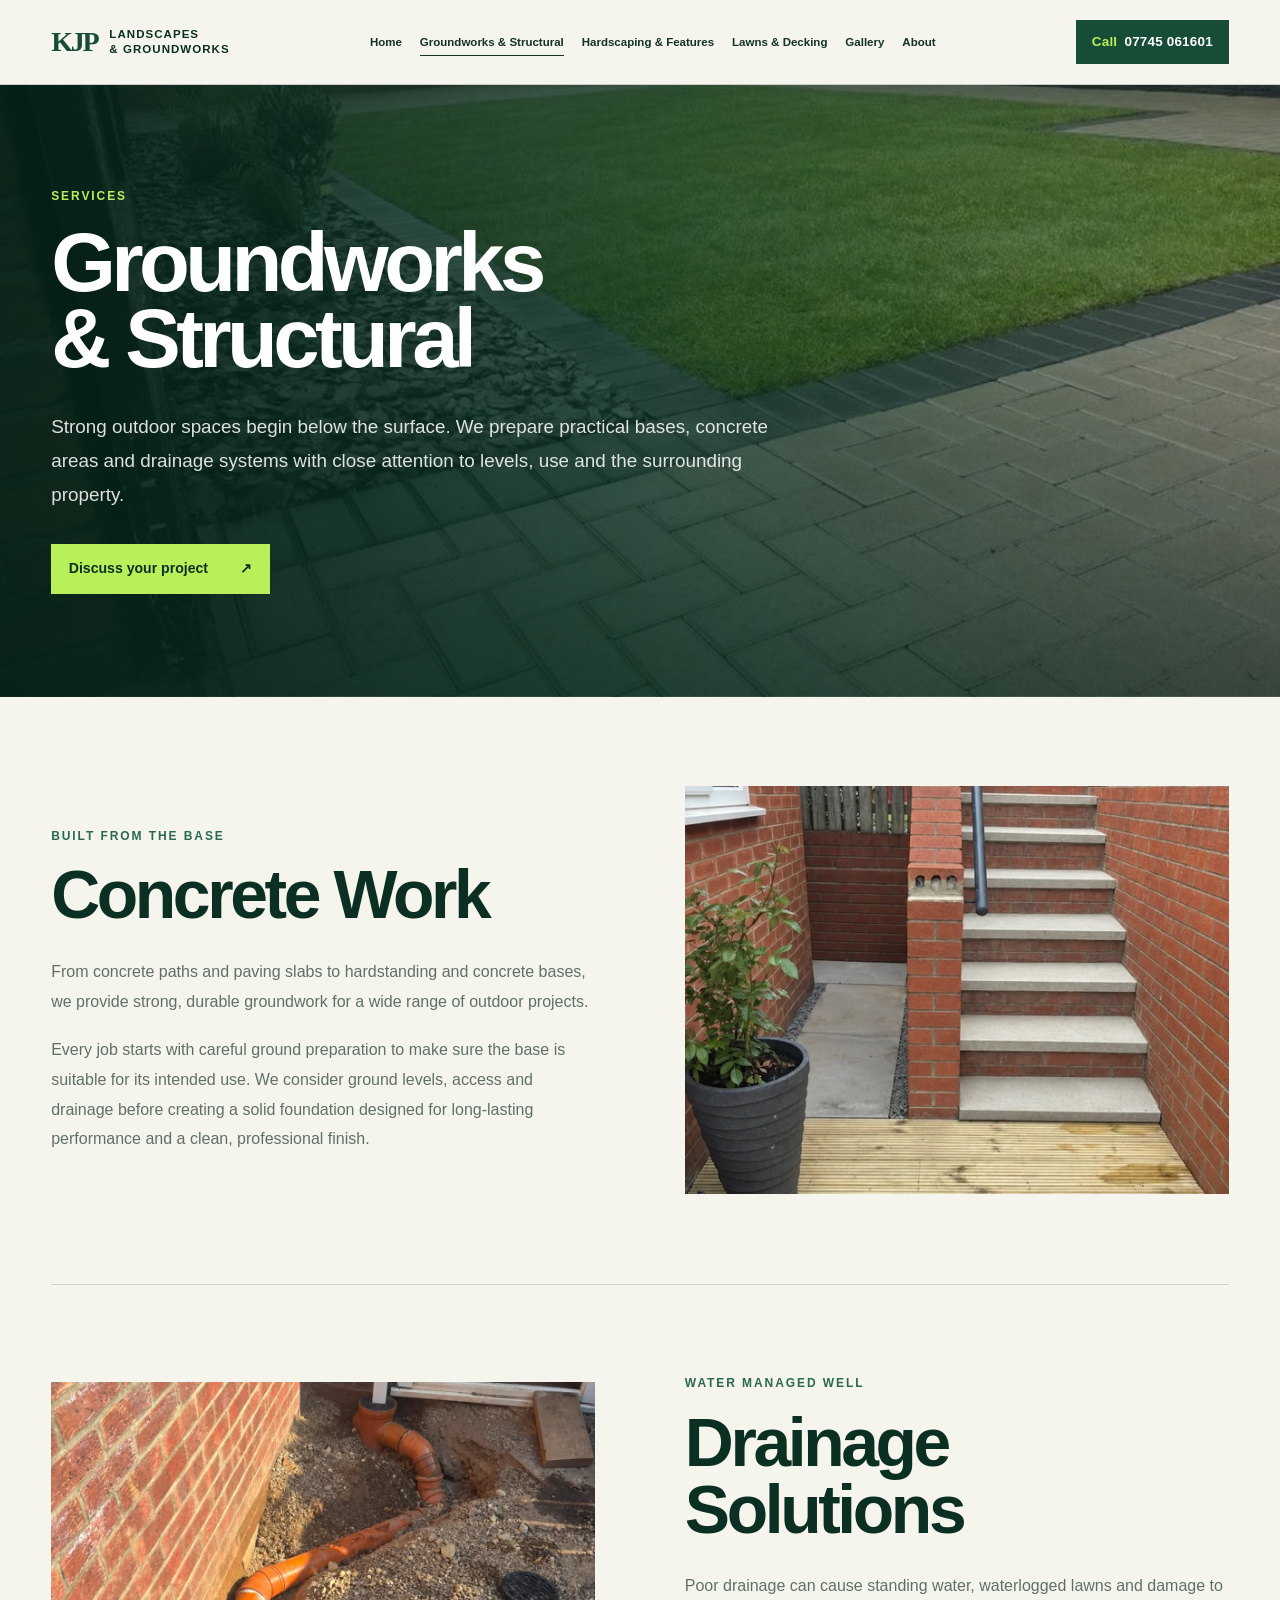
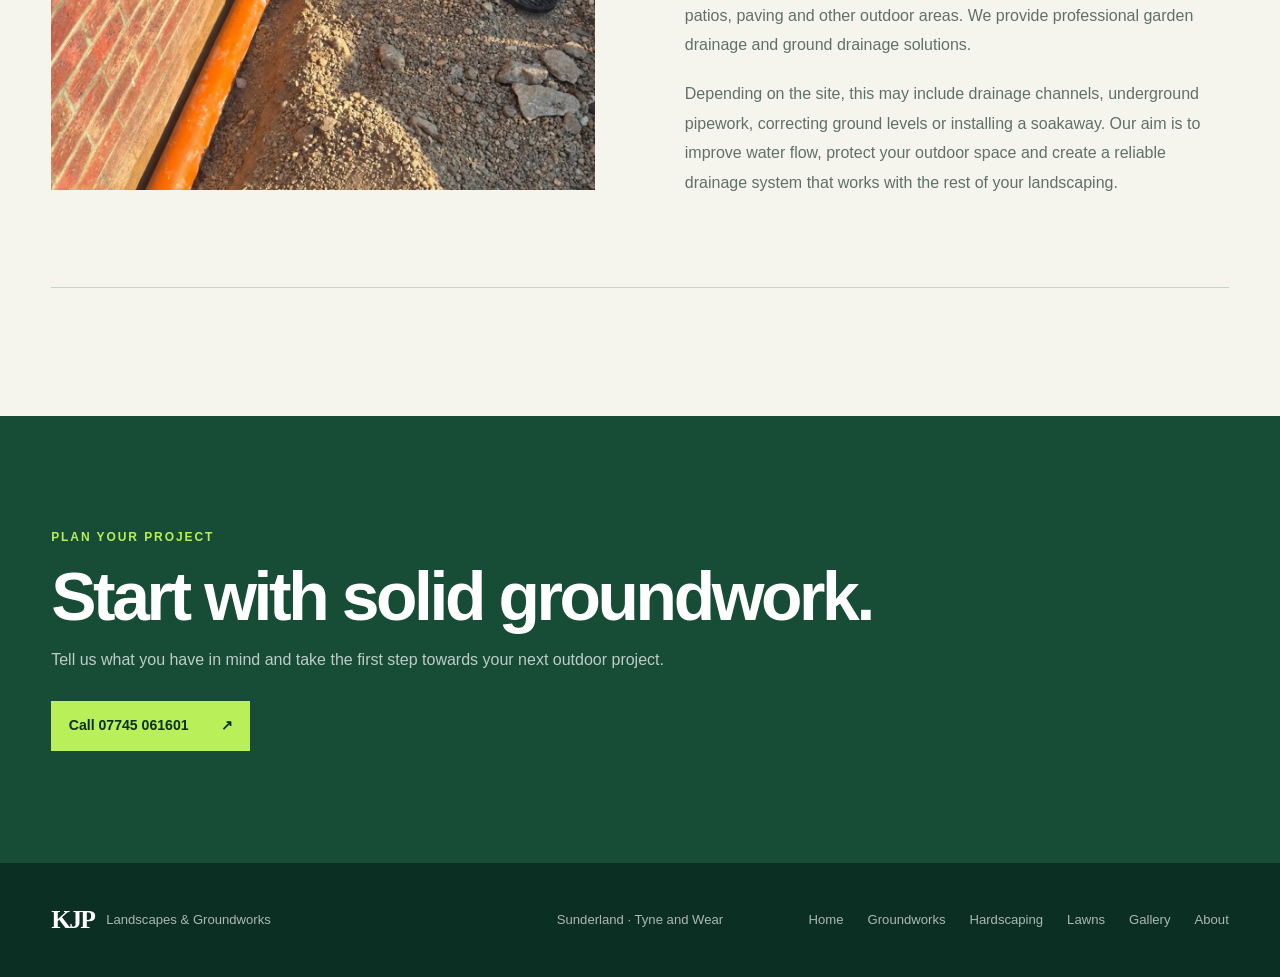
<file: groundworks-structural.html>
<!doctype html>
<html lang="en-GB">
  <head>
    <meta charset="utf-8" />
    <meta name="viewport" content="width=device-width, initial-scale=1" />
    <meta name="description" content="Concrete work and practical drainage solutions for homes in Sunderland and the surrounding Tyne and Wear area from KJP Landscapes and Groundworks."/>
    <meta name="theme-color" content="#123f2d" />
    <title>Groundworks &amp; Structural | KJP Landscapes &amp; Groundworks</title>
    <link rel="canonical" href="https://kjplandscapes.co.uk/groundworks-structural">
    <link rel="icon" type="image/png" sizes="96x96" href="/kjp-logo96x96.png" />
    <link rel="stylesheet" href="styles.css" />
    <script type="module" src="script.mjs"></script>
    <script defer src="https://umami-eosin-theta.vercel.app/script.js" data-website-id="90d48ee8-3fda-4566-99b6-a8985a74eb31"></script>
  </head>
  <body>
    <a class="skip-link" href="#main-content">Skip to main content</a>
    <header class="site-header">
      <div class="header-inner">
        <a class="brand" href="/" aria-label="KJP Landscapes and Groundworks home">
          <span class="brand-mark" aria-hidden="true">KJP</span>
          <span class="brand-name">Landscapes <span>&amp; Groundworks</span></span>
        </a>
        <nav class="site-nav" id="site-navigation" data-site-nav aria-label="Main navigation">
          <a href="/">Home</a>
          <a href="/groundworks-structural" aria-current="page">Groundworks &amp; Structural</a>
          <a href="/hardscaping-features">Hardscaping &amp; Features</a>
          <a href="/lawns-decking">Lawns &amp; Decking</a>
          <a href="/gallery">Gallery</a>
          <a href="/about">About</a>
        </nav>
        <button class="menu-toggle" type="button" data-menu-toggle aria-controls="site-navigation" aria-expanded="false" aria-label="Open menu" hidden>
          <span aria-hidden="true"></span>
          <span aria-hidden="true"></span>
          <span aria-hidden="true"></span>
        </button>
        <a class="call-button" data-umami-event="Phone clicked" data-umami-event-location="header" href="tel:07745061601" aria-label="Call KJP Landscapes and Groundworks on 07745 061601">
          <span class="call-label">Call</span>
          <span>07745 061601</span>
        </a>
      </div>
    </header>

    <main id="main-content">
      <section class="page-intro page-intro--groundworks">
        <div class="page-intro__inner section-shell">
          <p class="section-number">Services</p>
          <h1>Groundworks &amp; Structural</h1>
          <p>Strong outdoor spaces begin below the surface. We prepare practical bases, concrete areas and drainage systems with close attention to levels, use and the surrounding property.</p>
          <a class="primary-action" data-umami-event="Phone clicked" data-umami-event-location="hero" href="tel:07745061601">Discuss your project<span aria-hidden="true">↗</span></a>
        </div>
      </section>
      <section class="service-details section-shell" aria-label="Groundworks and structural services">
        <article class="service-detail">
          <div class="service-detail__copy">
            <p class="section-number" id="concrete">Built from the base</p>
            <h2>Concrete Work</h2>
          </div>
          <figure class="service-detail__media">
            <img src="assets/service-concrete.webp" alt="Brick steps with finished concrete treads beside a garden deck" width="1200" height="900" loading="lazy" decoding="async"/>
          </figure>
          <div class="service-detail__body">
            <p>From concrete paths and paving slabs to hardstanding and concrete bases, we provide strong, durable groundwork for a wide range of outdoor projects.</p>
            <p>Every job starts with careful ground preparation to make sure the base is suitable for its intended use. We consider ground levels, access and drainage before creating a solid foundation designed for long-lasting performance and a clean, professional finish.</p>
          </div>
        </article>

        <article class="service-detail">
          <div class="service-detail__copy">
            <p class="section-number" id="drain">Water managed well</p>
            <h2>Drainage Solutions</h2>
          </div>
          <figure class="service-detail__media">
            <img src="assets/service-drainage.webp" alt="New drainage pipework installed beside a brick property" width="1200" height="900" loading="lazy" decoding="async"/>
          </figure>
          <div class="service-detail__body">
            <p>Poor drainage can cause standing water, waterlogged lawns and damage to patios, paving and other outdoor areas. We provide professional garden drainage and ground drainage solutions.</p>
            <p>Depending on the site, this may include drainage channels, underground pipework, correcting ground levels or installing a soakaway. Our aim is to improve water flow, protect your outdoor space and create a reliable drainage system that works with the rest of your landscaping.</p>
          </div>
        </article>
      </section>

      <section class="closing-call" aria-labelledby="closing-title">
        <div class="section-shell closing-grid">
          <p class="section-number">Plan your project</p>
          <h2 id="closing-title">Start with solid groundwork.</h2>
          <div>
            <p>Tell us what you have in mind and take the first step towards your next outdoor project.</p>
            <a class="primary-action light" data-umami-event="Phone clicked" data-umami-event-location="footer" href="tel:07745061601">Call 07745 061601<span aria-hidden="true">↗</span></a>
          </div>
        </div>
      </section>
    </main>

    <footer class="site-footer">
      <div class="section-shell footer-grid">
        <div class="footer-brand">
          <strong>KJP</strong>
          <span>Landscapes &amp; Groundworks</span>
        </div>
        <p>Sunderland · Tyne and Wear</p>
        <nav aria-label="Footer navigation">
          <a href="/">Home</a>
          <a href="/groundworks-structural" aria-current="page">Groundworks</a>
          <a href="/hardscaping-features">Hardscaping</a>
          <a href="/lawns-decking">Lawns</a>
          <a href="/gallery">Gallery</a>
          <a href="/about">About</a>
        </nav>
      </div>
    </footer>
  </body>
</html>
</file>
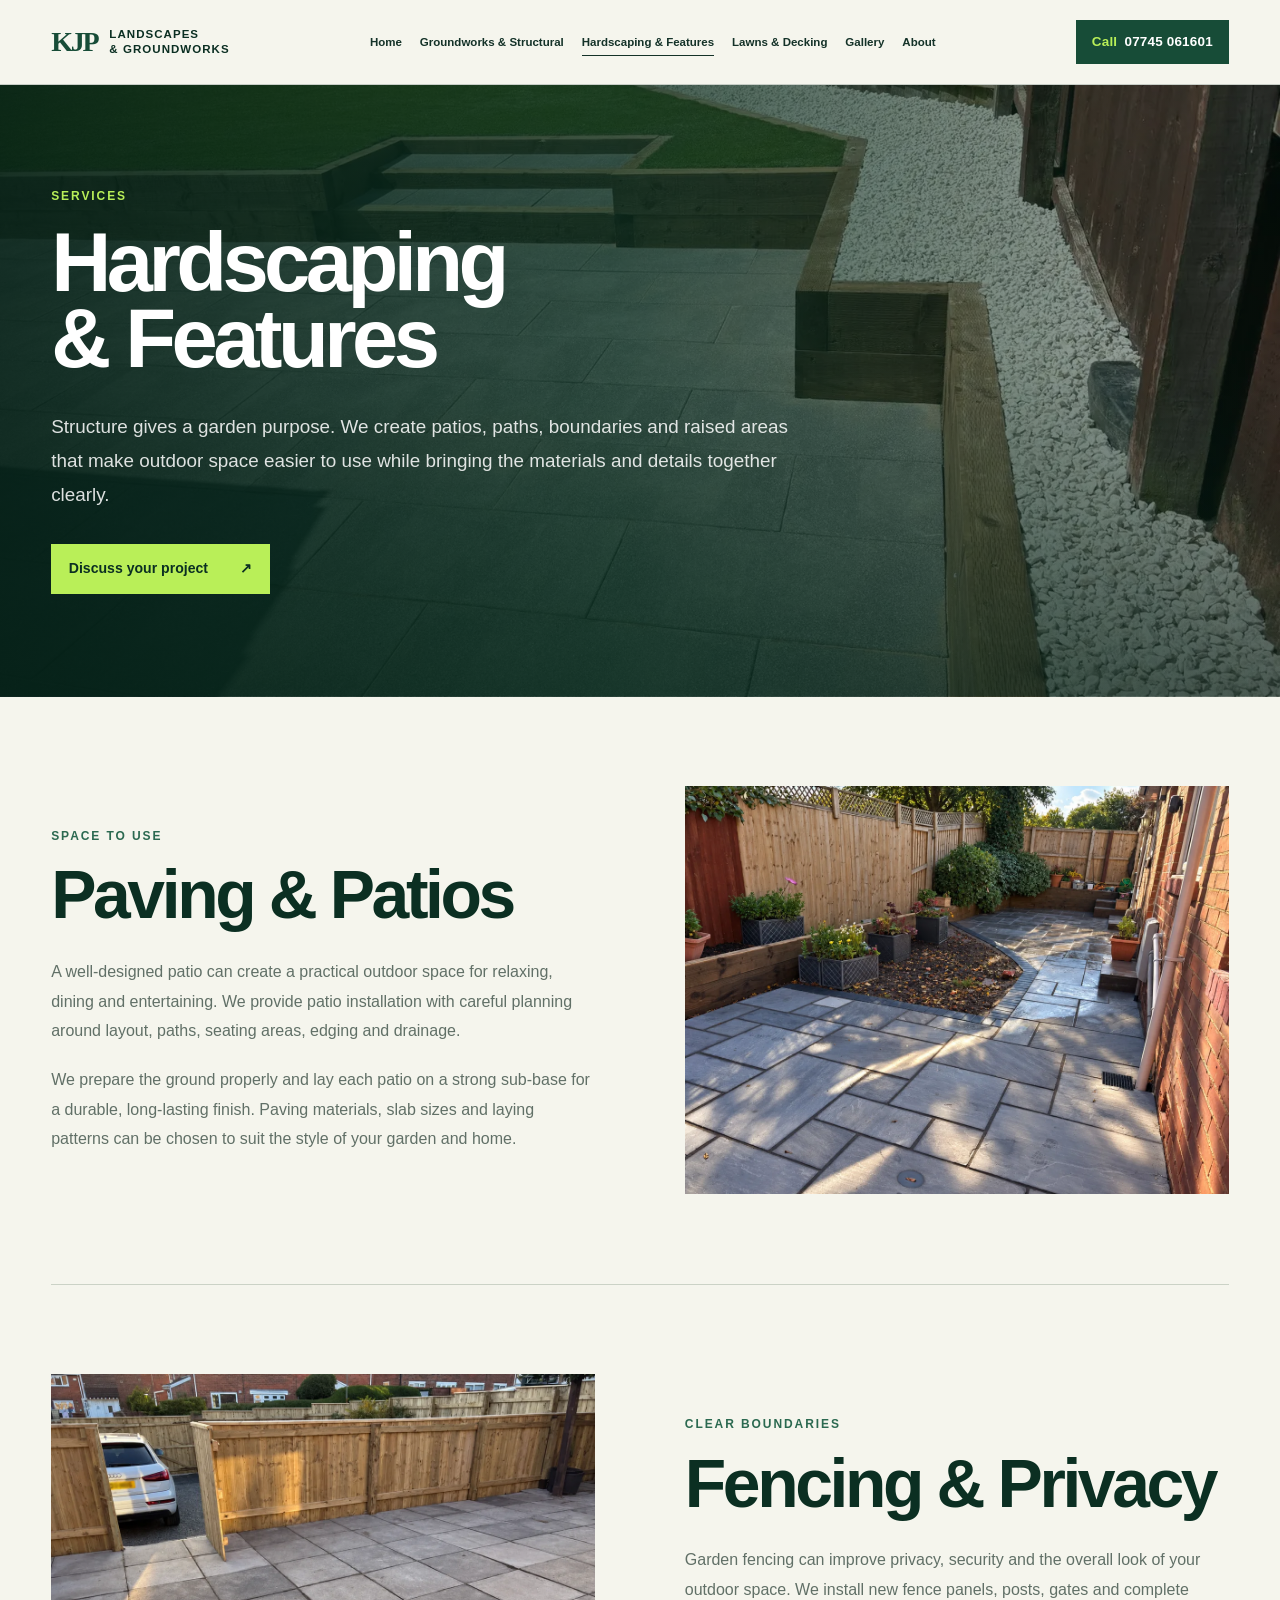
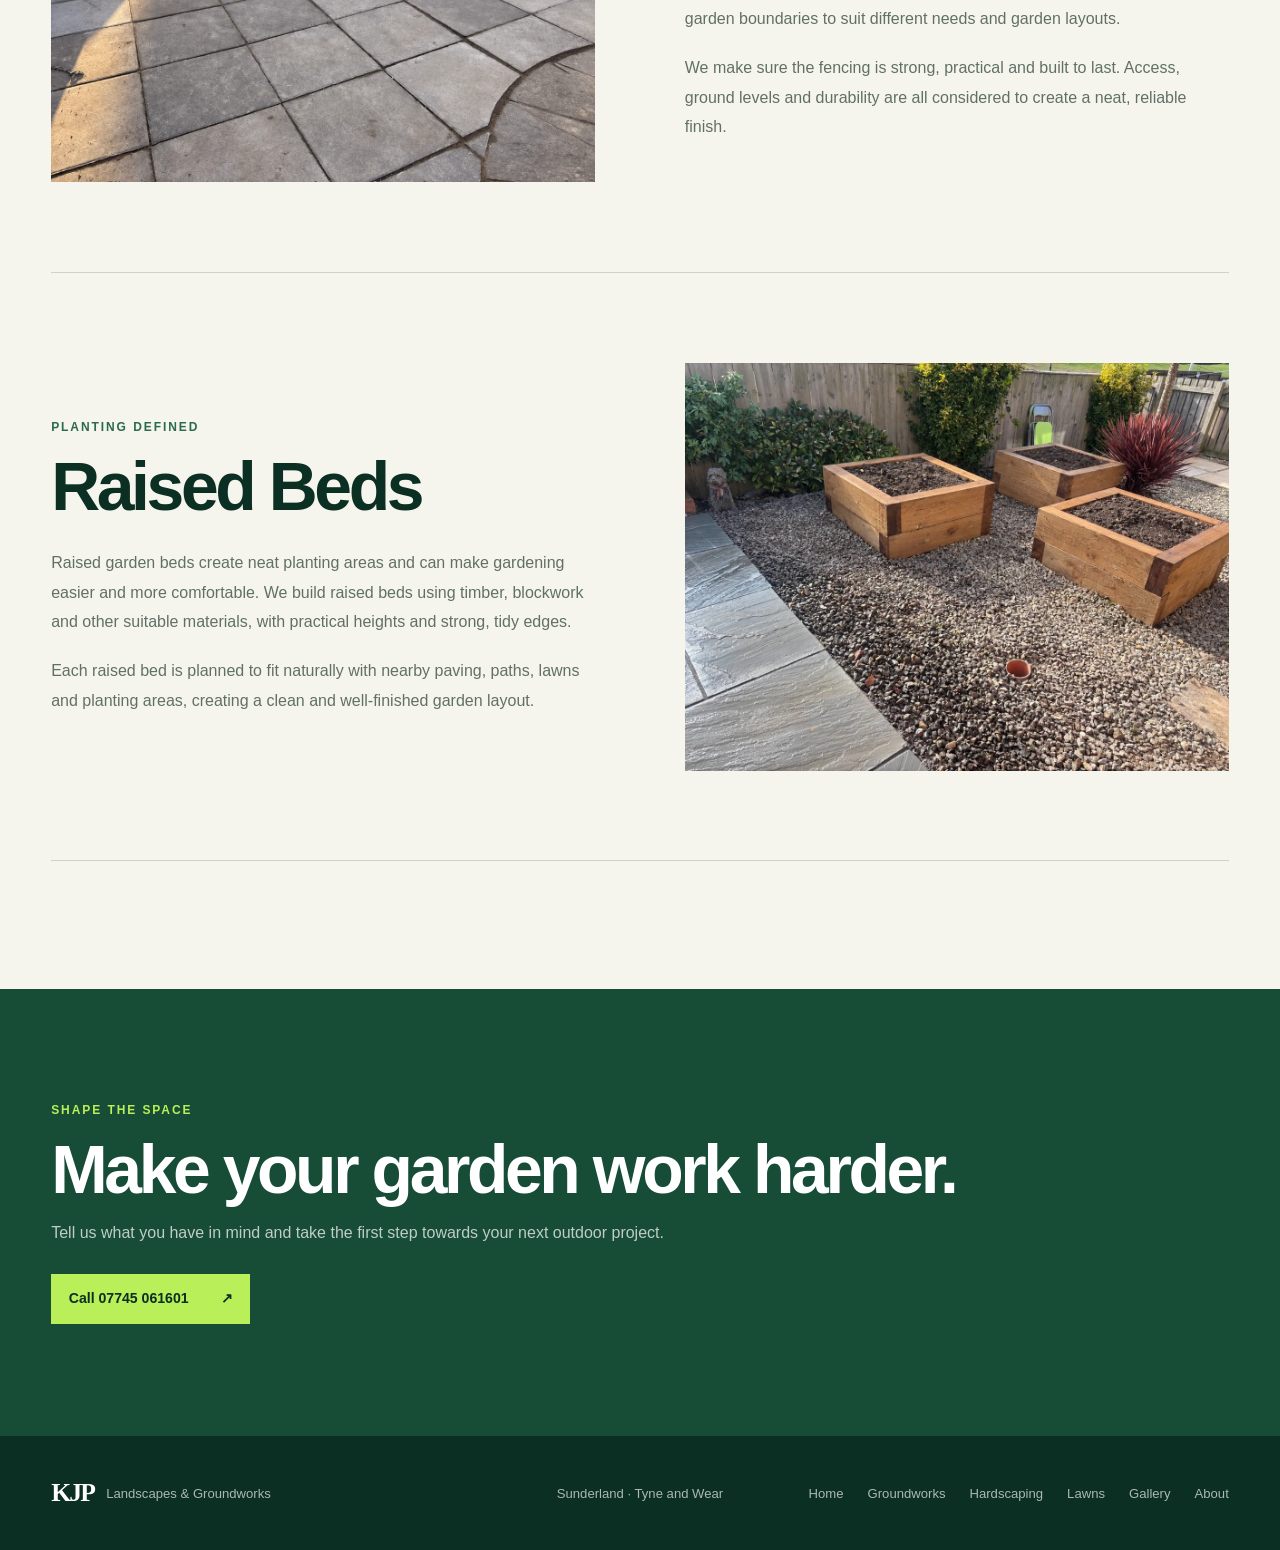
<file: hardscaping-features.html>
<!doctype html>
<html lang="en-GB">
  <head>
    <meta charset="utf-8" />
    <meta name="viewport" content="width=device-width, initial-scale=1" />
    <meta name="description" content="Paving, patios, fencing, privacy solutions and raised beds for outdoor spaces across Sunderland and the surrounding Tyne and Wear area."/>
    <meta name="theme-color" content="#123f2d" />
    <title>Hardscaping &amp; Features | KJP Landscapes &amp; Groundworks</title>
    <link rel="canonical" href="https://kjplandscapes.co.uk/hardscaping-features">
    <link rel="icon" type="image/png" sizes="96x96" href="/kjp-logo96x96.png" />
    <link rel="stylesheet" href="styles.css" />
    <script type="module" src="script.mjs"></script>
    <script defer src="https://umami-eosin-theta.vercel.app/script.js" data-website-id="90d48ee8-3fda-4566-99b6-a8985a74eb31"></script>
  </head>
  <body>
    <a class="skip-link" href="#main-content">Skip to main content</a>
    <header class="site-header">
      <div class="header-inner">
        <a class="brand" href="/" aria-label="KJP Landscapes and Groundworks home">
          <span class="brand-mark" aria-hidden="true">KJP</span>
          <span class="brand-name">Landscapes <span>&amp; Groundworks</span></span>
        </a>
        <nav class="site-nav" id="site-navigation" data-site-nav aria-label="Main navigation">
          <a href="/">Home</a>
          <a href="/groundworks-structural">Groundworks &amp; Structural</a>
          <a href="/hardscaping-features" aria-current="page">Hardscaping &amp; Features</a>
          <a href="/lawns-decking">Lawns &amp; Decking</a>
          <a href="/gallery">Gallery</a>
          <a href="/about">About</a>
        </nav>
        <button class="menu-toggle" type="button" data-menu-toggle aria-controls="site-navigation" aria-expanded="false" aria-label="Open menu" hidden>
          <span aria-hidden="true"></span>
          <span aria-hidden="true"></span>
          <span aria-hidden="true"></span>
        </button>
        <a class="call-button" data-umami-event="Phone clicked" data-umami-event-location="header" href="tel:07745061601" aria-label="Call KJP Landscapes and Groundworks on 07745 061601">
          <span class="call-label">Call</span>
          <span>07745 061601</span>
        </a>
      </div>
    </header>

    <main id="main-content">
      <section class="page-intro page-intro--hardscaping">
        <div class="page-intro__inner section-shell">
          <p class="section-number">Services</p>
          <h1>Hardscaping &amp; Features</h1>
          <p>Structure gives a garden purpose. We create patios, paths, boundaries and raised areas that make outdoor space easier to use while bringing the materials and details together clearly.</p>
          <a class="primary-action" data-umami-event="Phone clicked" data-umami-event-location="hero" href="tel:07745061601">Discuss your project
            <span aria-hidden="true">↗</span>
          </a>
        </div>
      </section>
      <section class="service-details section-shell" aria-label="Hardscaping and garden feature services">
        <article class="service-detail">
          <div class="service-detail__copy">
            <p class="section-number" id="patio">Space to use</p>
            <h2>Paving &amp; Patios</h2>
          </div>
          <figure class="service-detail__media">
            <img src="assets/service-paving.webp" alt="Finished stone patio and curved garden path beside a brick home" width="1200" height="900" loading="lazy" decoding="async"/>
          </figure>
          <div class="service-detail__body">
            <P>A well-designed patio can create a practical outdoor space for relaxing, dining and entertaining. We provide patio installation with careful planning around layout, paths, seating areas, edging and drainage.</P>
            <p>We prepare the ground properly and lay each patio on a strong sub-base for a durable, long-lasting finish. Paving materials, slab sizes and laying patterns can be chosen to suit the style of your garden and home.</p>
          </div>
        </article>
        <article class="service-detail">
          <div class="service-detail__copy">
            <p class="section-number" id="fence">Clear boundaries</p>
            <h2>Fencing &amp; Privacy</h2>
          </div>
          <figure class="service-detail__media">
            <img src="assets/service-fencing.webp" alt="New timber fencing and gate enclosing a paved garden" width="1200" height="900" loading="lazy" decoding="async"/>
          </figure>
          <div class="service-detail__body">
            <p>Garden fencing can improve privacy, security and the overall look of your outdoor space. We install new fence panels, posts, gates and complete garden boundaries to suit different needs and garden layouts.</p>
            <p>We make sure the fencing is strong, practical and built to last. Access, ground levels and durability are all considered to create a neat, reliable finish.</p>
          </div>
        </article>
        <article class="service-detail">
          <div class="service-detail__copy">
            <p class="section-number" id="raisedbeds">Planting defined</p>
            <h2>Raised Beds</h2>
          </div>
          <figure class="service-detail__media">
            <img src="assets/service-raised-beds.webp" alt="Three timber raised beds set within a gravelled garden" width="1200" height="900" loading="lazy" decoding="async"/>
          </figure>
          <div class="service-detail__body">
            <p>Raised garden beds create neat planting areas and can make gardening easier and more comfortable. We build raised beds using timber, blockwork and other suitable materials, with practical heights and strong, tidy edges.</p>
            <p>Each raised bed is planned to fit naturally with nearby paving, paths, lawns and planting areas, creating a clean and well-finished garden layout.</p>
          </div>
        </article>
      </section>
      <section class="closing-call" aria-labelledby="closing-title">
        <div class="section-shell closing-grid">
          <p class="section-number">Shape the space</p>
          <h2 id="closing-title">Make your garden work harder.</h2>
          <div>
            <p>Tell us what you have in mind and take the first step towards your next outdoor project.</p>
            <a class="primary-action light" data-umami-event="Phone clicked" data-umami-event-location="footer" href="tel:07745061601">Call 07745 061601<span aria-hidden="true">↗</span></a>
          </div>
        </div>
      </section>
    </main>
    <footer class="site-footer">
      <div class="section-shell footer-grid">
        <div class="footer-brand">
          <strong>KJP</strong>
          <span>Landscapes &amp; Groundworks</span>
        </div>
        <p>Sunderland · Tyne and Wear</p>
        <nav aria-label="Footer navigation">
          <a href="/">Home</a>
          <a href="/groundworks-structural">Groundworks</a>
          <a href="/hardscaping-features" aria-current="page">Hardscaping</a>
          <a href="/lawns-decking">Lawns</a>
          <a href="/gallery">Gallery</a>
          <a href="/about">About</a>
        </nav>
      </div>
    </footer>
  </body>
</html>
</file>
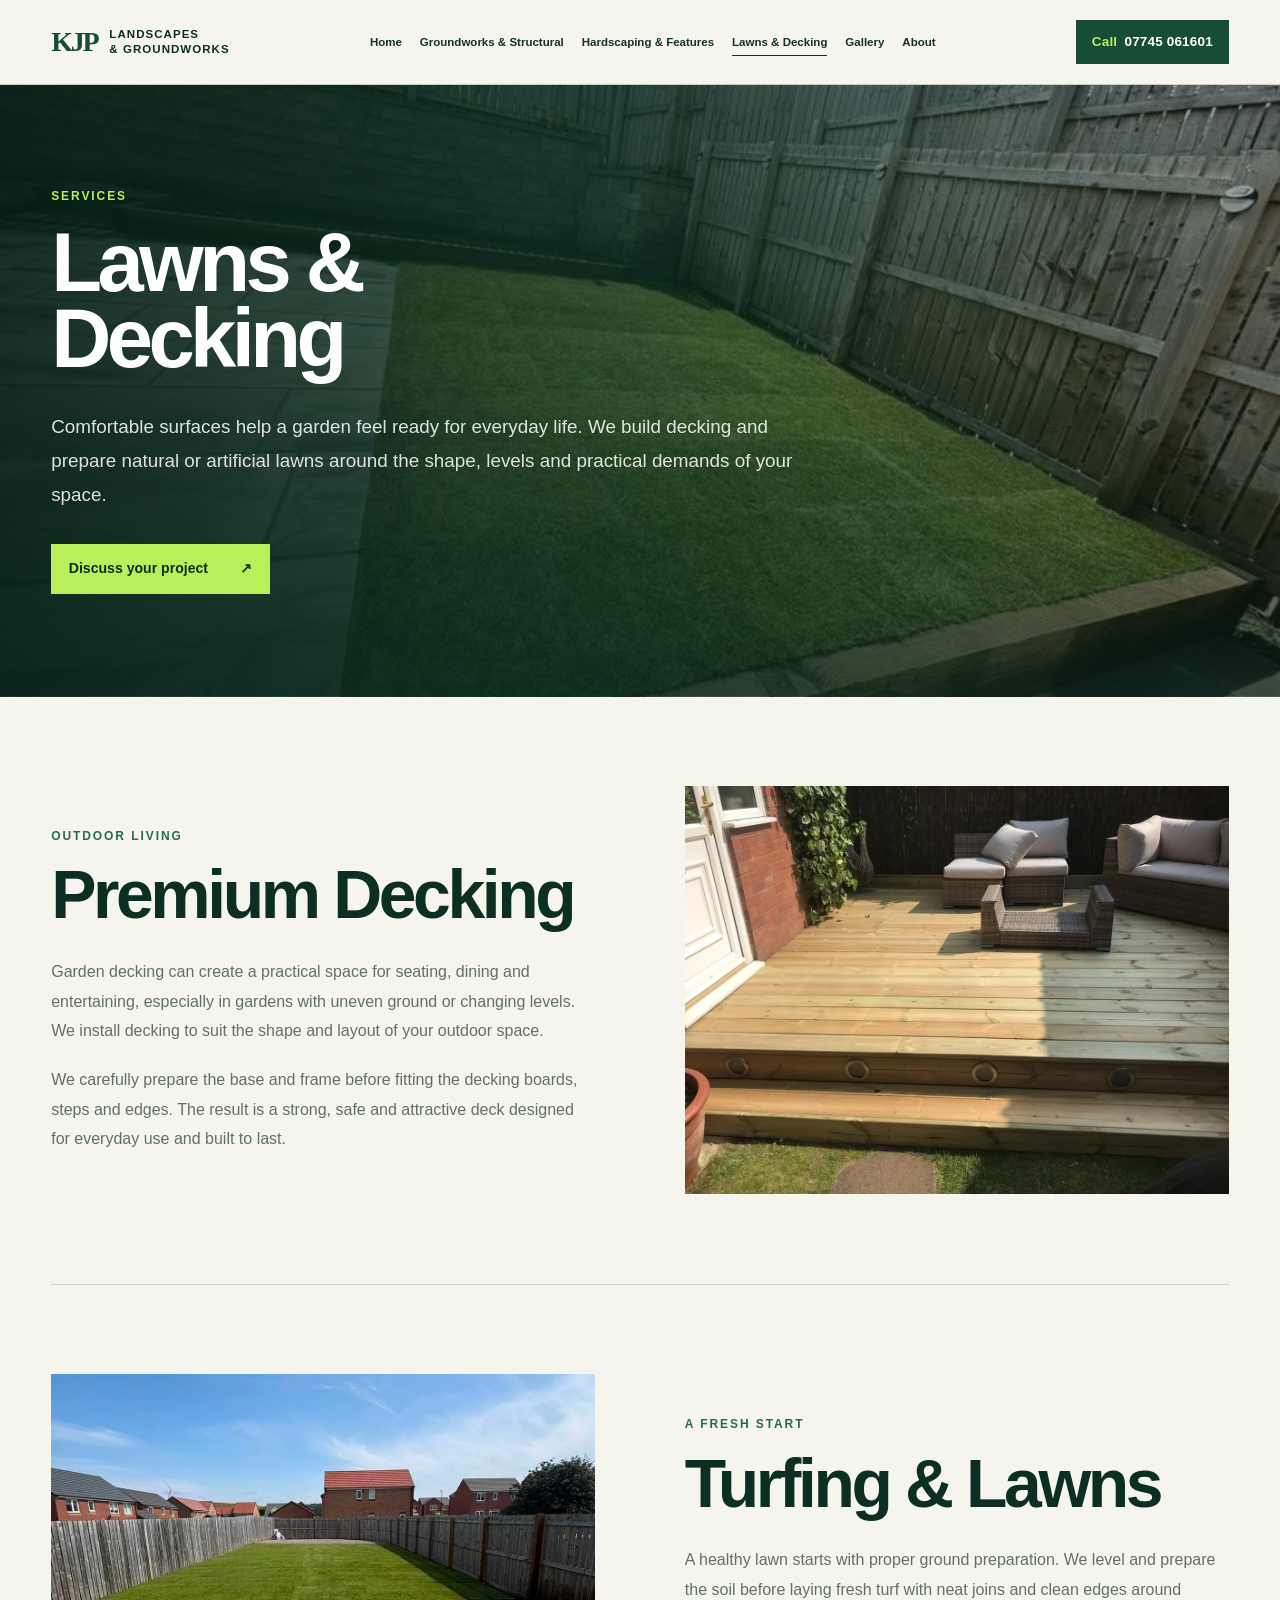
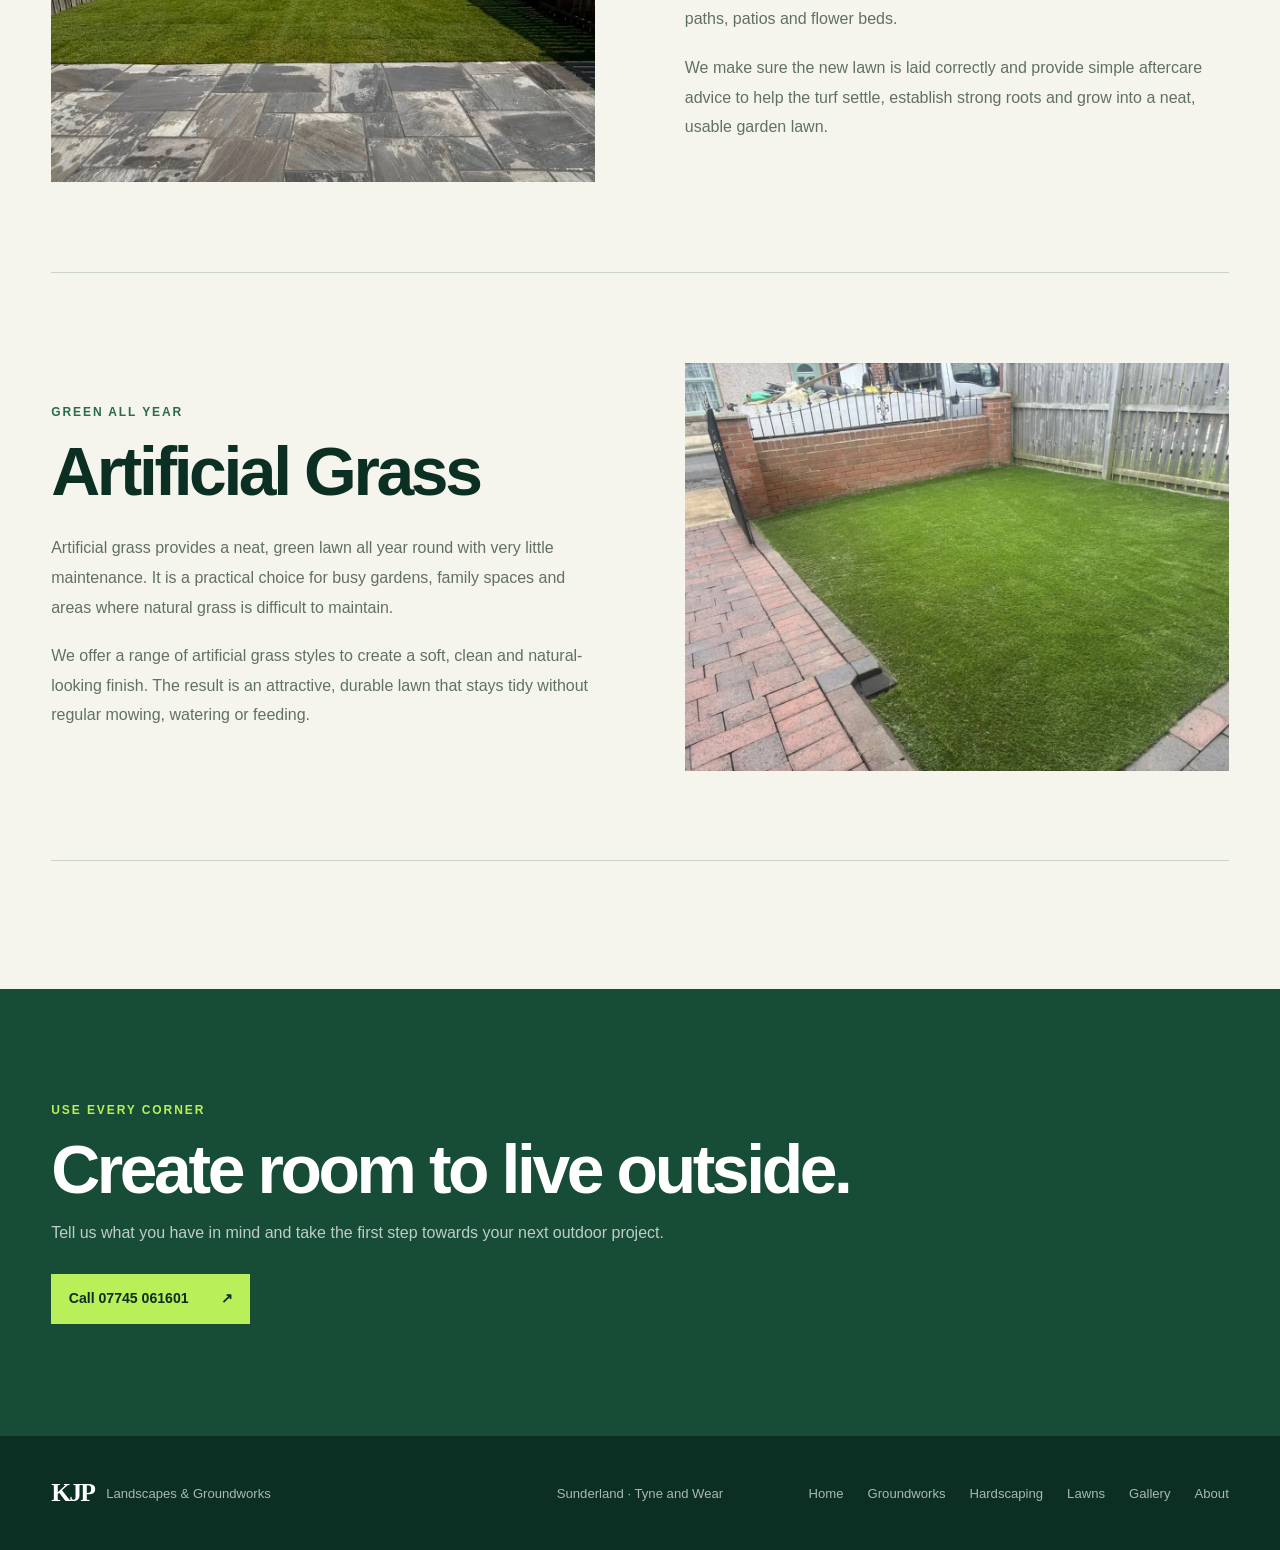
<file: lawns-decking.html>
<!doctype html>
<html lang="en-GB">
  <head>
    <meta charset="utf-8" />
    <meta name="viewport" content="width=device-width, initial-scale=1" />
    <meta name="description" content="Premium decking, turfing, new lawns and artificial grass installation for homes across Sunderland and the surrounding Tyne and Wear area."/>
    <meta name="theme-color" content="#123f2d" />
    <title>Lawns &amp; Decking | KJP Landscapes &amp; Groundworks</title>
    <link rel="canonical" href="https://kjplandscapes.co.uk/lawns-decking">
    <link rel="icon" type="image/png" sizes="96x96" href="/kjp-logo96x96.png" />
    <link rel="stylesheet" href="styles.css" />
    <script type="module" src="script.mjs"></script>
    <script defer src="https://umami-eosin-theta.vercel.app/script.js" data-website-id="90d48ee8-3fda-4566-99b6-a8985a74eb31"></script>
  </head>
  <body>
    <a class="skip-link" href="#main-content">Skip to main content</a>
    <header class="site-header">
      <div class="header-inner">
        <a class="brand" href="/" aria-label="KJP Landscapes and Groundworks home">
          <span class="brand-mark" aria-hidden="true">KJP</span>
          <span class="brand-name">Landscapes <span>&amp; Groundworks</span></span>
        </a>
        <nav class="site-nav" id="site-navigation" data-site-nav aria-label="Main navigation">
          <a href="/">Home</a>
          <a href="/groundworks-structural">Groundworks &amp; Structural</a>
          <a href="/hardscaping-features">Hardscaping &amp; Features</a>
          <a href="/lawns-decking" aria-current="page">Lawns &amp; Decking</a>
          <a href="/gallery">Gallery</a>
          <a href="/about">About</a>
        </nav>
        <button class="menu-toggle" type="button" data-menu-toggle aria-controls="site-navigation" aria-expanded="false" aria-label="Open menu" hidden>
          <span aria-hidden="true"></span>
          <span aria-hidden="true"></span>
          <span aria-hidden="true"></span>
        </button>
        <a class="call-button" data-umami-event="Phone clicked" data-umami-event-location="header" href="tel:07745061601" aria-label="Call KJP Landscapes and Groundworks on 07745 061601">
          <span class="call-label">Call</span>
          <span>07745 061601</span>
        </a>
      </div>
    </header>

    <main id="main-content">
      <section class="page-intro page-intro--lawns">
        <div class="page-intro__inner section-shell">
          <p class="section-number">Services</p>
          <h1>Lawns &amp; Decking</h1>
          <p>Comfortable surfaces help a garden feel ready for everyday life. We build decking and prepare natural or artificial lawns around the shape, levels and practical demands of your space.</p>
          <a class="primary-action" data-umami-event="Phone clicked" data-umami-event-location="hero" href="tel:07745061601">Discuss your project<span aria-hidden="true">↗</span></a>
        </div>
      </section>
      <section class="service-details section-shell" aria-label="Lawn and decking services">
        <article class="service-detail">
          <div class="service-detail__copy">
            <p class="section-number" id="decking">Outdoor living</p>
            <h2>Premium Decking</h2>
          </div>
          <figure class="service-detail__media">
            <img src="assets/service-decking.webp" alt="Raised timber garden deck furnished as an outdoor seating area" width="1200" height="900" loading="lazy" decoding="async"/>
          </figure>
          <div class="service-detail__body">
            <p>Garden decking can create a practical space for seating, dining and entertaining, especially in gardens with uneven ground or changing levels. We install decking to suit the shape and layout of your outdoor space.</p>
            <p>We carefully prepare the base and frame before fitting the decking boards, steps and edges. The result is a strong, safe and attractive deck designed for everyday use and built to last.</p>
          </div>
        </article>
        <article class="service-detail">
          <div class="service-detail__copy">
            <p class="section-number" id="turf">A fresh start</p>
            <h2>Turfing &amp; Lawns</h2>
          </div>
          <figure class="service-detail__media">
            <img src="assets/service-turfing.webp" alt="Freshly turfed lawn bordered by fencing and stone paving" width="1200" height="900" loading="lazy" decoding="async"/>
          </figure>
          <div class="service-detail__body">
            <p>A healthy lawn starts with proper ground preparation. We level and prepare the soil before laying fresh turf with neat joins and clean edges around paths, patios and flower beds.</p>
            <p>We make sure the new lawn is laid correctly and provide simple aftercare advice to help the turf settle, establish strong roots and grow into a neat, usable garden lawn.</p>
          </div>
        </article>
        <article class="service-detail">
          <div class="service-detail__copy">
            <p class="section-number" id="astro">Green all year</p>
            <h2>Artificial Grass</h2>
          </div>
          <figure class="service-detail__media">
            <img src="assets/service-artificial-grass.webp" alt="Artificial grass lawn bordered by block paving and fencing" width="1200" height="900" loading="lazy" decoding="async"/>
          </figure>
          <div class="service-detail__body">
            <p>Artificial grass provides a neat, green lawn all year round with very little maintenance. It is a practical choice for busy gardens, family spaces and areas where natural grass is difficult to maintain.</p>
            <p>We offer a range of artificial grass styles to create a soft, clean and natural-looking finish. The result is an attractive, durable lawn that stays tidy without regular mowing, watering or feeding.</p>
          </div>
        </article>
      </section>
      <section class="closing-call" aria-labelledby="closing-title">
        <div class="section-shell closing-grid">
          <p class="section-number">Use every corner</p>
          <h2 id="closing-title">Create room to live outside.</h2>
          <div>
            <p>Tell us what you have in mind and take the first step towards your next outdoor project.</p>
            <a class="primary-action light" data-umami-event="Phone clicked" data-umami-event-location="footer" href="tel:07745061601">Call 07745 061601<span aria-hidden="true">↗</span></a>
          </div>
        </div>
      </section>
    </main>
    <footer class="site-footer">
      <div class="section-shell footer-grid">
        <div class="footer-brand">
          <strong>KJP</strong>
          <span>Landscapes &amp; Groundworks</span>
        </div>
        <p>Sunderland · Tyne and Wear</p>
        <nav aria-label="Footer navigation">
          <a href="/">Home</a>
          <a href="/groundworks-structural">Groundworks</a>
          <a href="/hardscaping-features">Hardscaping</a>
          <a href="/lawns-decking" aria-current="page">Lawns</a>
          <a href="/gallery">Gallery</a>
          <a href="/about">About</a>
        </nav>
      </div>
    </footer>
  </body>
</html>
</file>
<file: styles.css>
@charset "UTF-8";

:root {
  --forest: #174c37;
  --forest-dark: #0b2f22;
  --forest-soft: #2b6950;
  --lime: #b9ef58;
  --lime-soft: #e6f4c8;
  --paper: #f5f5ed;
  --paper-deep: #e9ebdd;
  --white: #ffffff;
  --ink: #143228;
  --muted: #617067;
  --line: #cbd2c6;
  --display: Georgia, "Times New Roman", serif;
  --sans: Inter, ui-sans-serif, -apple-system, BlinkMacSystemFont, "Segoe UI", sans-serif;
  --shell: 1180px;
  --gutter: clamp(1.25rem, 4vw, 3.5rem);
}

*,
*::before,
*::after {
  box-sizing: border-box;
}

html {
  scroll-behavior: smooth;
  scroll-padding-top: 6.5rem;
}

body {
  margin: 0;
  min-width: 0;
  overflow-x: hidden;
  background: var(--paper);
  color: var(--ink);
  font-family: var(--sans);
  font-size: 1rem;
  line-height: 1.65;
  -webkit-font-smoothing: antialiased;
}

body,
button,
a {
  overflow-wrap: anywhere;
}

img {
  display: block;
  max-width: 100%;
}

a {
  color: inherit;
  text-decoration: none;
}

button {
  color: inherit;
  font: inherit;
}

h1,
h2,
h3,
p,
figure,
ul {
  margin: 0;
}

ul {
  padding: 0;
  list-style: none;
}

h1,
h2,
h3 {
  text-wrap: balance;
}

a:focus-visible,
button:focus-visible {
  outline: 3px solid var(--lime);
  outline-offset: 4px;
}

.skip-link {
  position: fixed;
  top: -6rem;
  left: 1rem;
  z-index: 1000;
  padding: 0.75rem 1rem;
  background: var(--lime);
  color: var(--forest-dark);
  font-weight: 800;
  transition: top 180ms ease;
}

.skip-link:focus {
  top: 1rem;
}

.sr-only {
  position: absolute;
  width: 1px;
  height: 1px;
  padding: 0;
  margin: -1px;
  overflow: hidden;
  clip: rect(0, 0, 0, 0);
  white-space: nowrap;
  border: 0;
}

.section-shell {
  width: min(100%, calc(var(--shell) + (var(--gutter) * 2)));
  margin-inline: auto;
  padding-inline: var(--gutter);
}

.site-header {
  position: sticky;
  top: 0;
  z-index: 100;
  background: rgb(245 245 237 / 94%);
  border-bottom: 1px solid rgb(20 50 40 / 20%);
  backdrop-filter: blur(14px);
}

.header-inner {
  position: relative;
  display: grid;
  grid-template-columns: auto minmax(0, 1fr) auto;
  gap: clamp(1rem, 2vw, 2rem);
  align-items: center;
  width: min(100%, calc(var(--shell) + (var(--gutter) * 2)));
  min-height: 5.25rem;
  margin-inline: auto;
  padding-inline: var(--gutter);
}

.brand {
  display: inline-flex;
  align-items: center;
  justify-self: start;
  min-height: 44px;
  gap: 0.75rem;
  line-height: 1.05;
}

.brand-mark {
  color: var(--forest);
  font-family: var(--display);
  font-size: 1.75rem;
  font-weight: 700;
  letter-spacing: -0.08em;
}

.brand-name {
  display: grid;
  color: var(--forest-dark);
  font-size: 0.72rem;
  font-weight: 800;
  letter-spacing: 0.09em;
  line-height: 1.3;
  text-transform: uppercase;
}

.site-nav {
  display: flex;
  align-items: center;
  justify-content: center;
  gap: clamp(0.75rem, 1.4vw, 1.5rem);
  font-size: clamp(0.72rem, 0.9vw, 0.82rem);
  font-weight: 700;
}

.site-nav a {
  white-space: nowrap;
}

.menu-toggle {
  display: none;
  width: 44px;
  height: 44px;
  padding: 0.7rem;
  border: 1px solid var(--forest);
  border-radius: 0;
  background: transparent;
  cursor: pointer;
}

.menu-toggle span {
  display: block;
  width: 100%;
  height: 2px;
  background: var(--forest);
  transition: transform 180ms ease, opacity 180ms ease;
}

.menu-toggle span + span {
  margin-top: 5px;
}

.menu-open .menu-toggle span:first-child {
  transform: translateY(7px) rotate(45deg);
}

.menu-open .menu-toggle span:nth-child(2) {
  opacity: 0;
}

.menu-open .menu-toggle span:last-child {
  transform: translateY(-7px) rotate(-45deg);
}

.site-nav a,
.site-footer nav a,
.text-link {
  position: relative;
}

.site-nav a::after,
.site-footer nav a::after,
.text-link::after {
  position: absolute;
  right: 0;
  bottom: -0.25rem;
  left: 0;
  height: 1px;
  background: currentColor;
  content: "";
  transform: scaleX(0);
  transform-origin: right;
  transition: transform 180ms ease;
}

.site-nav a:hover::after,
.site-nav a[aria-current="page"]::after,
.site-footer nav a:hover::after,
.text-link:hover::after {
  transform: scaleX(1);
  transform-origin: left;
}

.call-button {
  display: inline-flex;
  align-items: center;
  justify-self: end;
  min-height: 44px;
  padding: 0.7rem 1rem;
  background: var(--forest);
  color: var(--white);
  font-size: 0.84rem;
  font-weight: 800;
  letter-spacing: 0.015em;
}

.call-label {
  margin-right: 0.45rem;
  color: var(--lime);
}

.call-button:hover,
.call-button:focus-visible {
  background: var(--forest-dark);
}

.hero {
  position: relative;
  display: grid;
  align-items: end;
  min-height: min(49rem, calc(100svh - 5.25rem));
  border-radius: 0;
  overflow: hidden;
  background-color: var(--forest-dark);
  background-image:
    linear-gradient(90deg, rgb(5 33 23 / 89%) 0%, rgb(9 45 31 / 72%) 42%, rgb(7 30 22 / 24%) 78%),
    linear-gradient(0deg, rgb(7 29 21 / 76%) 0%, transparent 42%),
    url("assets/hero.webp");
  background-position: center, center, center 66%;
  background-size: cover;
  color: var(--white);
}

.hero::before {
  position: absolute;
  top: 0;
  right: clamp(1rem, 4vw, 4rem);
  width: 1px;
  height: 100%;
  background: rgb(255 255 255 / 23%);
  content: "";
}

.hero-inner {
  position: relative;
  z-index: 1;
  width: min(100%, calc(var(--shell) + (var(--gutter) * 2)));
  margin-inline: auto;
  padding: clamp(6.5rem, 13vh, 10rem) var(--gutter) clamp(8rem, 15vh, 10rem);
}

.eyebrow,
.section-number {
  color: var(--forest-soft);
  font-size: 0.75rem;
  font-weight: 800;
  letter-spacing: 0.16em;
  text-transform: uppercase;
}

.hero .eyebrow {
  color: var(--lime);
}

.hero h1 {
  max-width: 13ch;
  margin-top: 1.25rem;
  color: var(--white);
  font-size: clamp(3.25rem, 7.8vw, 7.25rem);
  font-weight: 650;
  letter-spacing: -0.055em;
  line-height: 0.92;
}

.hero h1 em {
  color: var(--lime);
  font-family: var(--display);
  font-weight: 400;
}

.hero-copy {
  max-width: 39rem;
  margin-top: 1.75rem;
  color: rgb(255 255 255 / 86%);
  font-size: clamp(1rem, 1.6vw, 1.16rem);
  line-height: 1.75;
}

.primary-action {
  display: inline-flex;
  align-items: center;
  justify-content: space-between;
  gap: 2rem;
  min-height: 48px;
  margin-top: 2rem;
  padding: 0.85rem 1.1rem;
  background: var(--lime);
  color: var(--forest-dark);
  font-size: 0.88rem;
  font-weight: 850;
  transition: background 180ms ease, color 180ms ease;
}

.primary-action:hover {
  background: var(--white);
}

.hero-note {
  position: absolute;
  right: clamp(1rem, 4vw, 4rem);
  bottom: 0;
  z-index: 1;
  display: grid;
  grid-template-columns: auto minmax(12rem, 18rem);
  gap: 1rem;
  padding: 1.3rem 0 1.3rem 1.5rem;
  border-top: 1px solid rgb(255 255 255 / 24%);
  color: rgb(255 255 255 / 74%);
  font-size: 0.83rem;
  line-height: 1.5;
}

.hero-note span {
  color: var(--lime);
  font-weight: 800;
}

.hero-spacer {
  visibility: hidden;
}

.intro {
  padding-block: clamp(5rem, 10vw, 9rem);
}

.intro-grid {
  display: grid;
  grid-template-columns: minmax(0, 1.45fr) minmax(16rem, 0.7fr);
  gap: clamp(3rem, 10vw, 9rem);
  align-items: end;
  margin-top: 1.7rem;
}

h2 {
  color: var(--forest-dark);
  font-size: clamp(2.6rem, 5.3vw, 5.2rem);
  font-weight: 650;
  letter-spacing: -0.05em;
  line-height: 0.98;
}

.intro-grid > p,
.section-heading > p,
.gallery-heading > p {
  color: var(--muted);
  font-size: 1.05rem;
  line-height: 1.8;
}

.services {
  padding-bottom: clamp(5rem, 10vw, 9rem);
}

.section-heading,
.gallery-heading {
  display: grid;
  grid-template-columns: minmax(0, 1.3fr) minmax(17rem, 0.55fr);
  gap: clamp(3rem, 10vw, 8rem);
  align-items: end;
  padding-top: 2rem;
  border-top: 1px solid var(--line);
}

.section-heading h2,
.gallery-heading h2 {
  margin-top: 1.25rem;
}

.service-grid {
  display: grid;
  grid-template-columns: repeat(3, minmax(0, 1fr));
  margin-top: clamp(3rem, 7vw, 5.75rem);
  border-block: 1px solid var(--line);
}

.service-group {
  min-width: 0;
  padding-block: 2rem;
  padding-inline: clamp(2rem, 4vw, 3.25rem);
  border-right: 1px solid var(--line);
}

.service-group:first-child {
  padding-left: 0;
}

.service-group:last-child {
  padding-right: 0;
  border-right: 0;
}

.service-group h3 {
  min-height: 5rem;
  margin: 1.3rem 0 3rem;
  color: var(--forest);
  font-size: clamp(1.65rem, 2.5vw, 2.4rem);
  font-weight: 650;
  letter-spacing: -0.04em;
  line-height: 1.08;
}

.service-group h3 a {
  display: inline-block;
}

.service-group li {
  display: flex;
  align-items: center;
  justify-content: space-between;
  gap: 1rem;
  min-height: 3.5rem;
  border-top: 1px solid var(--line);
  color: var(--ink);
  font-size: 0.95rem;
  font-weight: 650;
}

.service-group li span:last-child {
  color: var(--forest-soft);
}

.service-group li a {
  display: flex;
  align-items: center;
  justify-content: space-between;
  gap: 1rem;
  width: 100%;
  min-height: 3.5rem;
}

.service-group h3 a:hover,
.service-group li a:hover {
  color: var(--forest-soft);
}

.gallery-section {
  padding-block: clamp(5rem, 10vw, 8.5rem);
  background: var(--forest-dark);
  color: var(--white);
}

.gallery-section .section-number {
  color: var(--lime);
}

.gallery-heading {
  border-top-color: rgb(255 255 255 / 22%);
}

.gallery-heading h2 {
  color: var(--white);
}

.gallery-heading > p {
  color: rgb(255 255 255 / 68%);
}

.carousel {
  width: min(100%, calc(68.5rem + (var(--gutter) * 2)));
  margin: clamp(3rem, 6vw, 5.5rem) auto 0;
  padding-inline: var(--gutter);
}

.carousel-viewport {
  min-width: 0;
}

.carousel-image-frame {
  display: block;
  width: 100%;
  aspect-ratio: 1 / 1;
  overflow: hidden;
}

.carousel-track {
  display: grid;
  grid-template-columns: repeat(2, minmax(0, 1fr));
  gap: 1.5rem;
}

.carousel-slide img {
  display: block;
  width: 100%;
  height: 100%;
  aspect-ratio: auto;
  object-fit: cover;
  object-position: center;
  border-radius: 0;
}

.carousel-slide figcaption {
  display: flex;
  gap: 1rem;
  align-items: center;
  margin-top: 1rem;
  color: rgb(255 255 255 / 84%);
  font-size: 0.9rem;
  font-weight: 700;
}

.carousel-slide figcaption span {
  color: var(--lime);
  font-family: var(--display);
}

.carousel-controls {
  display: none;
}

.carousel.is-enhanced .carousel-viewport {
  overflow: hidden;
}

.carousel.is-enhanced .carousel-track {
  display: flex;
  gap: 1.5rem;
  transition: transform 560ms cubic-bezier(0.22, 1, 0.36, 1);
  touch-action: pan-y;
}

.carousel.is-enhanced .carousel-slide {
  flex: 0 0 calc((100% - 1.5rem) / 2);
}

.carousel.is-enhanced .carousel-slide figcaption {
  max-width: 72rem;
}

.carousel.is-enhanced .carousel-controls {
  display: flex;
  align-items: center;
  justify-content: space-between;
  gap: 2rem;
  margin-top: 1.5rem;
}

.carousel-arrows {
  display: flex;
  gap: 0.65rem;
}

.carousel-arrows button {
  display: grid;
  width: 3rem;
  height: 3rem;
  padding: 0;
  place-items: center;
  border: 1px solid rgb(255 255 255 / 38%);
  border-radius: 0;
  background: transparent;
  color: var(--white);
  cursor: pointer;
  font-size: 1.2rem;
}

.carousel-arrows button:hover {
  border-color: var(--lime);
  background: var(--lime);
  color: var(--forest-dark);
}

.carousel-indicators {
  display: flex;
  align-items: center;
  gap: 0.55rem;
}

.carousel-indicators button {
  position: relative;
  display: grid;
  min-width: 44px;
  min-height: 44px;
  width: 44px;
  height: 44px;
  padding: 0;
  border: 0;
  border-radius: 0;
  place-items: center;
  background: transparent;
  cursor: pointer;
}

.carousel-indicators button[hidden] {
  display: none;
}

.carousel-indicators button::before {
  width: 1.6rem;
  height: 0.28rem;
  background: rgb(255 255 255 / 30%);
  content: "";
  transition: width 180ms ease, background 180ms ease;
}

.carousel-indicators button[aria-current="true"]::before {
  width: 2.75rem;
  background: var(--lime);
}

.about {
  padding-block: clamp(6rem, 12vw, 10rem);
}

.about-copy h2 {
  margin: 1.25rem 0 2.5rem;
}

.about-copy > p:not(.section-number) {
  max-width: 39rem;
  color: var(--muted);
  font-size: 1.05rem;
  line-height: 1.85;
}

.about-copy > p + p {
  margin-top: 1.25rem;
}

.text-link {
  display: inline-flex;
  gap: 1.5rem;
  margin-top: 2rem;
  color: var(--forest);
  font-size: 0.92rem;
  font-weight: 800;
}

.closing-call {
  padding-block: clamp(4rem, 9vw, 7rem);
  background: var(--forest);
  color: var(--white);
}

.closing-grid {
  display: grid;
  grid-template-columns: minmax(0, 1fr);
  row-gap: 1rem;
  align-items: start;
}

.closing-grid > .section-number,
.closing-grid > h2,
.closing-grid > div:last-child {
  grid-column: 1;
  grid-row: auto;
}

.closing-call .section-number {
  color: var(--lime);
}

.closing-call h2 {
  color: var(--white);
}

@media (min-width: 981px) {
  .closing-call--home h2 {
    font-size: clamp(2.6rem, 5.3vw, 4rem);
    text-wrap: nowrap;
  }
}

.closing-grid > div > p {
  color: rgb(255 255 255 / 72%);
  line-height: 1.8;
}

.primary-action.light {
  margin-top: 1.6rem;
}

.site-footer {
  padding-block: 2.25rem;
  background: var(--forest-dark);
  color: rgb(255 255 255 / 66%);
  font-size: 0.82rem;
}

.footer-grid {
  display: grid;
  grid-template-columns: 1fr auto 1fr;
  gap: 2rem;
  align-items: center;
}

.footer-brand {
  display: flex;
  align-items: center;
  gap: 0.75rem;
}

.footer-brand strong {
  color: var(--white);
  font-family: var(--display);
  font-size: 1.6rem;
  letter-spacing: -0.07em;
}

.site-footer nav {
  display: flex;
  flex-wrap: wrap;
  justify-self: end;
  justify-content: flex-end;
  gap: 1.5rem;
}

.page-intro {
  --page-intro-position: center;
  overflow: hidden;
  background-color: var(--forest-dark);
  background-image:
    linear-gradient(90deg, rgb(5 33 23 / 92%) 0%, rgb(9 45 31 / 76%) 48%, rgb(7 30 22 / 34%) 100%),
    linear-gradient(0deg, rgb(7 29 21 / 58%) 0%, transparent 56%),
    var(--page-intro-image);
  background-position: center, center, var(--page-intro-position);
  background-size: cover;
  color: var(--white);
}

.page-intro--groundworks {
  --page-intro-image: url("assets/hero-groundworks.webp");
  --page-intro-position: center 58%;
}

.page-intro--hardscaping {
  --page-intro-image: url("assets/hero-hardscaping.webp");
  --page-intro-position: center 56%;
}

.page-intro--lawns {
  --page-intro-image: url("assets/hero-lawns.webp");
  --page-intro-position: center 56%;
}

.page-intro--about {
  --page-intro-image: url("assets/hero-about.webp");
  --page-intro-position: center 62%;
}

.page-intro__inner {
  display: grid;
  align-content: center;
  min-height: clamp(30.25rem, calc(11.1rem + 31.25vw), 41rem);
  padding-block: clamp(4rem, 8vw, 6.5rem);
}

.page-intro .section-number {
  color: var(--lime);
}

.page-intro h1 {
  max-width: 12ch;
  margin: 1.1rem 0 2rem;
  color: var(--white);
  font-family: var(--sans);
  font-size: clamp(3.5rem, 6.5vw, 6.2rem);
  font-weight: 650;
  letter-spacing: -0.055em;
  line-height: 0.92;
}

.page-intro__inner > p:not(.section-number) {
  max-width: 48rem;
  color: rgb(255 255 255 / 86%);
  font-size: clamp(1rem, 1.5vw, 1.18rem);
  line-height: 1.8;
}

.page-intro .primary-action {
  justify-self: start;
  margin-top: 2rem;
}

.service-details {
  padding-bottom: clamp(5rem, 10vw, 9rem);
}

.service-detail {
  display: grid;
  grid-template-columns: repeat(2, minmax(0, 1fr));
  grid-template-areas:
    "copy media"
    "body media";
  column-gap: clamp(2.5rem, 7vw, 7rem);
  row-gap: 0;
  align-items: center;
  padding-block: clamp(3.5rem, 7vw, 6.5rem);
  border-bottom: 1px solid var(--line);
}

.service-detail__copy {
  grid-area: copy;
  align-self: end;
  max-width: 43rem;
}

.service-detail__copy h2 {
  margin: 1rem 0 1.75rem;
}

.service-detail__body {
  grid-area: body;
  align-self: start;
  max-width: 43rem;
}

.service-detail__body p {
  max-width: 39rem;
  color: var(--muted);
  line-height: 1.85;
}

.service-detail__body p + p {
  margin-top: 1.2rem;
}

.service-detail__media {
  grid-area: media;
  align-self: center;
  margin: 0;
  min-width: 0;
}

.service-detail__media img {
  width: 100%;
  height: auto;
  aspect-ratio: 4 / 3;
  object-fit: cover;
  object-position: center;
  border-radius: 0;
}

.service-detail:nth-child(even) {
  grid-template-columns: repeat(2, minmax(0, 1fr));
  grid-template-areas:
    "media copy"
    "media body";
}

.about-section {
  display: grid;
  grid-template-columns: minmax(17rem, 0.75fr) minmax(0, 1.25fr);
  gap: clamp(3rem, 9vw, 8rem);
  padding-block: clamp(4rem, 8vw, 7rem);
  border-bottom: 1px solid var(--line);
}

.about-section:last-child {
  border-bottom: 0;
}

.about-section h2 {
  margin-top: 1rem;
}

.about-section__body > p,
.about-section--areas .about-section__copy > p:not(.section-number) {
  max-width: 40rem;
  color: var(--muted);
  font-size: 1.05rem;
  line-height: 1.85;
}

.about-section__body > p + p,
.about-section--areas .about-section__copy > p + p {
  margin-top: 1.25rem;
}

.about-section--areas {
  grid-template-columns: repeat(2, minmax(0, 1fr));
  align-items: center;
}

.about-section--areas .about-section__copy > p:not(.section-number):first-of-type {
  margin-top: 2rem;
}

.about-section__map {
  min-width: 0;
  margin: 0;
}

.about-section__map img {
  width: 100%;
  height: auto;
  aspect-ratio: 1;
  object-fit: cover;
  border-radius: 0;
}

/* Gallery */
.gallery-intro {
  background: var(--paper);
  color: var(--ink);
}

.gallery-intro .page-intro__inner {
  min-height: auto;
  padding-block: clamp(3.5rem, 7vw, 6rem);
}

.gallery-intro .section-number,
.gallery-intro .page-intro__inner > p:not(.section-number) {
  color: var(--muted);
}

.gallery-intro h1 {
  margin-bottom: clamp(1.25rem, 2vw, 2rem);
  color: var(--ink);
}

.gallery-section {
  padding-bottom: clamp(4rem, 8vw, 7rem);
}

.gallery-grid {
  display: grid;
  grid-template-columns: repeat(5, minmax(0, 1fr));
  grid-auto-flow: dense;
  grid-auto-rows: clamp(7rem, 12vw, 10.5rem);
  gap: clamp(0.45rem, 0.8vw, 0.75rem);
}

.gallery-item {
  min-width: 0;
  min-height: 0;
  padding: 0;
  overflow: hidden;
  appearance: none;
  background: var(--deep);
  border: 0;
  border-radius: 0;
  color: inherit;
  cursor: pointer;
}

.gallery-item[data-gallery-size="standard"] {
  grid-column: span 1;
  grid-row: span 1;
}

.gallery-item[data-gallery-size="wide"] {
  grid-column: span 2;
  grid-row: span 1;
}

.gallery-item[data-gallery-size="tall"] {
  grid-column: span 1;
  grid-row: span 2;
}

.gallery-item[data-gallery-size="feature"] {
  grid-column: span 2;
  grid-row: span 2;
}

.gallery-item img {
  display: block;
  width: 100%;
  height: 100%;
  object-fit: cover;
  object-position: center;
  transition: transform 220ms ease, opacity 220ms ease;
}

.gallery-item:hover img {
  opacity: 0.9;
  transform: scale(1.025);
}

.gallery-item:focus-visible {
  position: relative;
  z-index: 1;
  outline: 4px solid var(--lime);
  outline-offset: 3px;
}

body.gallery-viewer-open {
  overflow: hidden;
}

.gallery-viewer {
  width: 100vw;
  max-width: none;
  height: 100dvh;
  max-height: none;
  margin: 0;
  padding: clamp(1rem, 3vw, 2.5rem);
  color: #fff;
  background: rgb(3 12 9 / 96%);
  border: 0;
}

.gallery-viewer[open] {
  display: grid;
  grid-template-columns: minmax(44px, 4.5rem) minmax(0, 1fr) minmax(44px, 4.5rem);
  align-items: center;
  gap: clamp(0.5rem, 2vw, 1.5rem);
}

.gallery-viewer::backdrop {
  background: rgb(3 12 9 / 96%);
}

.gallery-viewer__figure {
  display: grid;
  place-items: center;
  align-self: stretch;
  min-width: 0;
  min-height: 0;
  margin: 0;
}

.gallery-viewer__figure img {
  grid-area: 1 / 1;
  display: block;
  width: 100%;
  height: calc(100dvh - clamp(5rem, 9vw, 8rem));
  max-height: 100%;
  object-fit: contain;
  object-position: center;
  opacity: 1;
  transition: opacity 140ms ease;
}

.gallery-viewer__figure figcaption {
  grid-area: 2 / 1;
  margin-top: 0.75rem;
  color: #fff;
  font-size: 0.78rem;
  font-weight: 800;
  letter-spacing: 0.12em;
  text-transform: uppercase;
}

.gallery-viewer button {
  display: inline-grid;
  place-items: center;
  min-width: 44px;
  min-height: 44px;
  padding: 0;
  color: var(--deep);
  background: var(--lime);
  border: 0;
  border-radius: 50%;
  font: inherit;
  font-size: 1.4rem;
  font-weight: 800;
  cursor: pointer;
}

.gallery-viewer button:hover {
  background: #fff;
}

.gallery-viewer button:focus-visible {
  outline: 3px solid #fff;
  outline-offset: 4px;
}

.gallery-viewer__close {
  position: fixed;
  top: max(1rem, env(safe-area-inset-top));
  right: max(1rem, env(safe-area-inset-right));
  z-index: 2;
}

.gallery-viewer__previous {
  grid-column: 1;
}

.gallery-viewer__figure {
  grid-column: 2;
}

.gallery-viewer__next {
  grid-column: 3;
}

@media (max-width: 980px) {
  .header-inner {
    grid-template-columns: minmax(0, 1fr) auto auto;
    gap: 0.75rem;
  }

  .site-header.menu-ready .menu-toggle {
    display: inline-block;
    justify-self: end;
  }

  .site-header.menu-ready .site-nav {
    position: absolute;
    top: 100%;
    right: var(--gutter);
    left: var(--gutter);
    z-index: 2;
    display: flex;
    align-items: stretch;
    flex-direction: column;
    gap: 0;
    padding: 0.75rem 1.25rem 1.25rem;
    background: var(--paper);
    border: 1px solid var(--line);
    border-top: 0;
    box-shadow: 0 1.5rem 2.5rem rgb(11 47 34 / 16%);
    font-size: 0.9rem;
  }

  .site-header.menu-ready .site-nav[hidden] {
    display: none;
  }

  .site-header.menu-ready .site-nav a {
    min-height: 44px;
    padding-block: 0.7rem;
    border-bottom: 1px solid var(--line);
  }

  .site-header.menu-ready .site-nav a[aria-current="page"] {
    background: var(--lime-soft);
    color: var(--forest-dark);
  }

  .site-header.menu-ready .site-nav a[aria-current="page"]::after {
    display: none;
  }

  .site-header.menu-ready .site-nav a:last-child {
    border-bottom: 0;
  }

  .site-header:not(.menu-ready) .header-inner {
    grid-template-columns: minmax(0, 1fr) auto;
    padding-block: 0.75rem;
  }

  .site-header:not(.menu-ready) .site-nav {
    grid-column: 1 / -1;
    flex-wrap: wrap;
    justify-content: flex-start;
    order: 3;
  }

  .hero {
    min-height: 42rem;
    background-position: center, center, 58% 68%;
  }

  .intro-grid,
  .section-heading,
  .gallery-heading {
    grid-template-columns: minmax(0, 1.15fr) minmax(15rem, 0.7fr);
    gap: 3rem;
  }

  .service-grid {
    grid-template-columns: repeat(2, minmax(0, 1fr));
  }

  .service-group:nth-child(2) {
    border-right: 0;
  }

  .service-group:last-child {
    grid-column: 1 / -1;
    padding-inline: 0;
    border-top: 1px solid var(--line);
  }

  .service-group:last-child h3 {
    min-height: auto;
  }

  .footer-grid {
    grid-template-columns: minmax(0, 1fr);
    gap: 1.25rem;
  }

  .site-footer nav {
    flex-wrap: nowrap;
    justify-self: start;
    justify-content: flex-start;
  }
}

@media (max-width: 760px) {
  :root {
    --gutter: 1.25rem;
  }

  html {
    scroll-padding-top: 5rem;
  }

  .header-inner {
    grid-template-columns: minmax(0, 1fr) auto auto;
    gap: 0.75rem;
    min-height: 4.5rem;
  }

  .brand {
    min-width: 0;
    gap: 0.5rem;
  }

  .brand-mark {
    font-size: 1.55rem;
  }

  .brand-name {
    font-size: 0.61rem;
    letter-spacing: 0.06em;
    white-space: nowrap;
  }

  .call-button {
    padding-inline: 0.8rem;
    font-size: 0.78rem;
    white-space: nowrap;
  }

  .call-label {
    position: absolute;
    width: 1px;
    height: 1px;
    margin: -1px;
    overflow: hidden;
    clip: rect(0, 0, 0, 0);
  }

  .page-intro__inner {
    min-height: 29rem;
    padding-block: 3rem;
  }

  .page-intro h1 {
    margin-bottom: 1.5rem;
    font-size: clamp(2.8rem, 12vw, 4.5rem);
  }

  .page-intro__inner > p:not(.section-number) {
    line-height: 1.65;
  }

  .gallery-intro .page-intro__inner {
    min-height: auto;
    padding-block: 3rem;
  }

  .gallery-grid {
    grid-template-columns: repeat(2, minmax(0, 1fr));
    grid-auto-rows: clamp(7rem, 31vw, 9rem);
    gap: 0.45rem;
  }

  .gallery-viewer {
    padding: max(0.75rem, env(safe-area-inset-top)) max(0.75rem, env(safe-area-inset-right)) max(0.75rem, env(safe-area-inset-bottom)) max(0.75rem, env(safe-area-inset-left));
  }

  .gallery-viewer[open] {
    grid-template-columns: repeat(2, minmax(44px, 1fr));
    grid-template-rows: minmax(0, 1fr) auto;
    column-gap: 1rem;
    row-gap: 0.75rem;
  }

  .gallery-viewer__figure {
    grid-column: 1 / -1;
    grid-row: 1;
  }

  .gallery-viewer__figure img {
    height: calc(100dvh - 7rem - env(safe-area-inset-top) - env(safe-area-inset-bottom));
  }

  .gallery-viewer__previous,
  .gallery-viewer__next {
    position: static;
    grid-row: 2;
    justify-self: center;
  }

  .gallery-viewer__previous {
    grid-column: 1;
  }

  .gallery-viewer__next {
    grid-column: 2;
  }

  .service-details {
    padding-bottom: 4rem;
  }

  .service-detail {
    grid-template-columns: minmax(0, 1fr);
    grid-template-areas:
      "copy"
      "media"
      "body";
    gap: 2rem;
    padding-block: 3rem;
  }

  .service-detail:nth-child(even) {
    grid-template-columns: minmax(0, 1fr);
    grid-template-areas:
      "copy"
      "media"
      "body";
  }

  .service-detail__copy {
    align-self: auto;
  }

  .service-detail__copy h2 {
    margin-bottom: 0;
  }

  .service-detail__body {
    align-self: auto;
  }

  .about-section {
    grid-template-columns: minmax(0, 1fr);
    gap: 2.5rem;
    padding-block: 3.5rem;
  }

  .hero {
    min-height: 41rem;
    background-image:
      linear-gradient(90deg, rgb(5 33 23 / 91%) 0%, rgb(9 45 31 / 66%) 73%, rgb(7 30 22 / 36%) 100%),
      linear-gradient(0deg, rgb(7 29 21 / 78%) 0%, transparent 44%),
      url("assets/hero.webp");
    background-position: center, center, 57% 72%;
  }

  .hero::before {
    right: 1.25rem;
  }

  .hero-inner {
    padding-top: 7rem;
    padding-bottom: 8.5rem;
  }

  .hero h1 {
    font-size: clamp(3.4rem, 15.5vw, 5.25rem);
  }

  .hero-copy {
    max-width: 31rem;
    font-size: 1rem;
  }

  .hero-note {
    right: 1.25rem;
    left: 1.25rem;
    grid-template-columns: auto 1fr;
    padding-left: 0;
  }

  .intro-grid,
  .section-heading,
  .gallery-heading,
  .closing-grid,
  .footer-grid {
    grid-template-columns: minmax(0, 1fr);
  }

  .intro-grid,
  .section-heading,
  .gallery-heading {
    gap: 2rem;
  }

  h2 {
    font-size: clamp(2.65rem, 12vw, 4.25rem);
  }

  .service-grid {
    grid-template-columns: minmax(0, 1fr);
  }

  .service-group,
  .service-group:first-child,
  .service-group:last-child {
    grid-column: auto;
    padding: 1.5rem 0;
    border-right: 0;
    border-top: 1px solid var(--line);
  }

  .service-group:first-child {
    border-top: 0;
  }

  .service-group h3 {
    min-height: auto;
    margin-bottom: 2rem;
  }

  .carousel-track {
    grid-template-columns: minmax(0, 1fr);
  }

  .carousel.is-enhanced .carousel-track {
    gap: 0;
  }

  .carousel.is-enhanced .carousel-slide {
    flex-basis: 100%;
  }

  .carousel.is-enhanced .carousel-controls {
    align-items: flex-start;
    flex-direction: column;
    gap: 1.25rem;
  }

  .carousel-indicators {
    width: 100%;
    gap: 0;
  }

  .carousel-indicators button {
    flex: 1;
    width: auto;
  }

  .carousel-indicators button[aria-current="true"] {
    flex: 1.8;
    width: auto;
  }

  .closing-grid > .section-number,
  .closing-grid > h2,
  .closing-grid > div:last-child {
    grid-column: auto;
    grid-row: auto;
  }

  .site-footer {
    padding-block: 2.75rem;
  }

  .footer-grid {
    gap: 1.25rem;
  }

  .site-footer nav {
    justify-self: start;
  }
}

@media (max-width: 390px) {
  .header-inner {
    gap: 0.5rem;
  }

  .brand {
    gap: 0.35rem;
  }

  .brand-mark {
    font-size: 1.35rem;
  }

  .brand-name {
    display: grid;
    font-size: 0.52rem;
    letter-spacing: 0.03em;
  }

  .call-button {
    padding-inline: 0.6rem;
    font-size: 0.7rem;
  }
}

@media (prefers-reduced-motion: reduce) {
  html {
    scroll-behavior: auto;
  }

  *,
  *::before,
  *::after {
    scroll-behavior: auto !important;
    transition-duration: 0.01ms !important;
    animation-duration: 0.01ms !important;
    animation-iteration-count: 1 !important;
  }

  .carousel.is-enhanced .carousel-track {
    transition: none;
  }

  .gallery-item img {
    transition: none;
  }

  .gallery-viewer__figure img {
    transition: none;
  }
}
</file>
